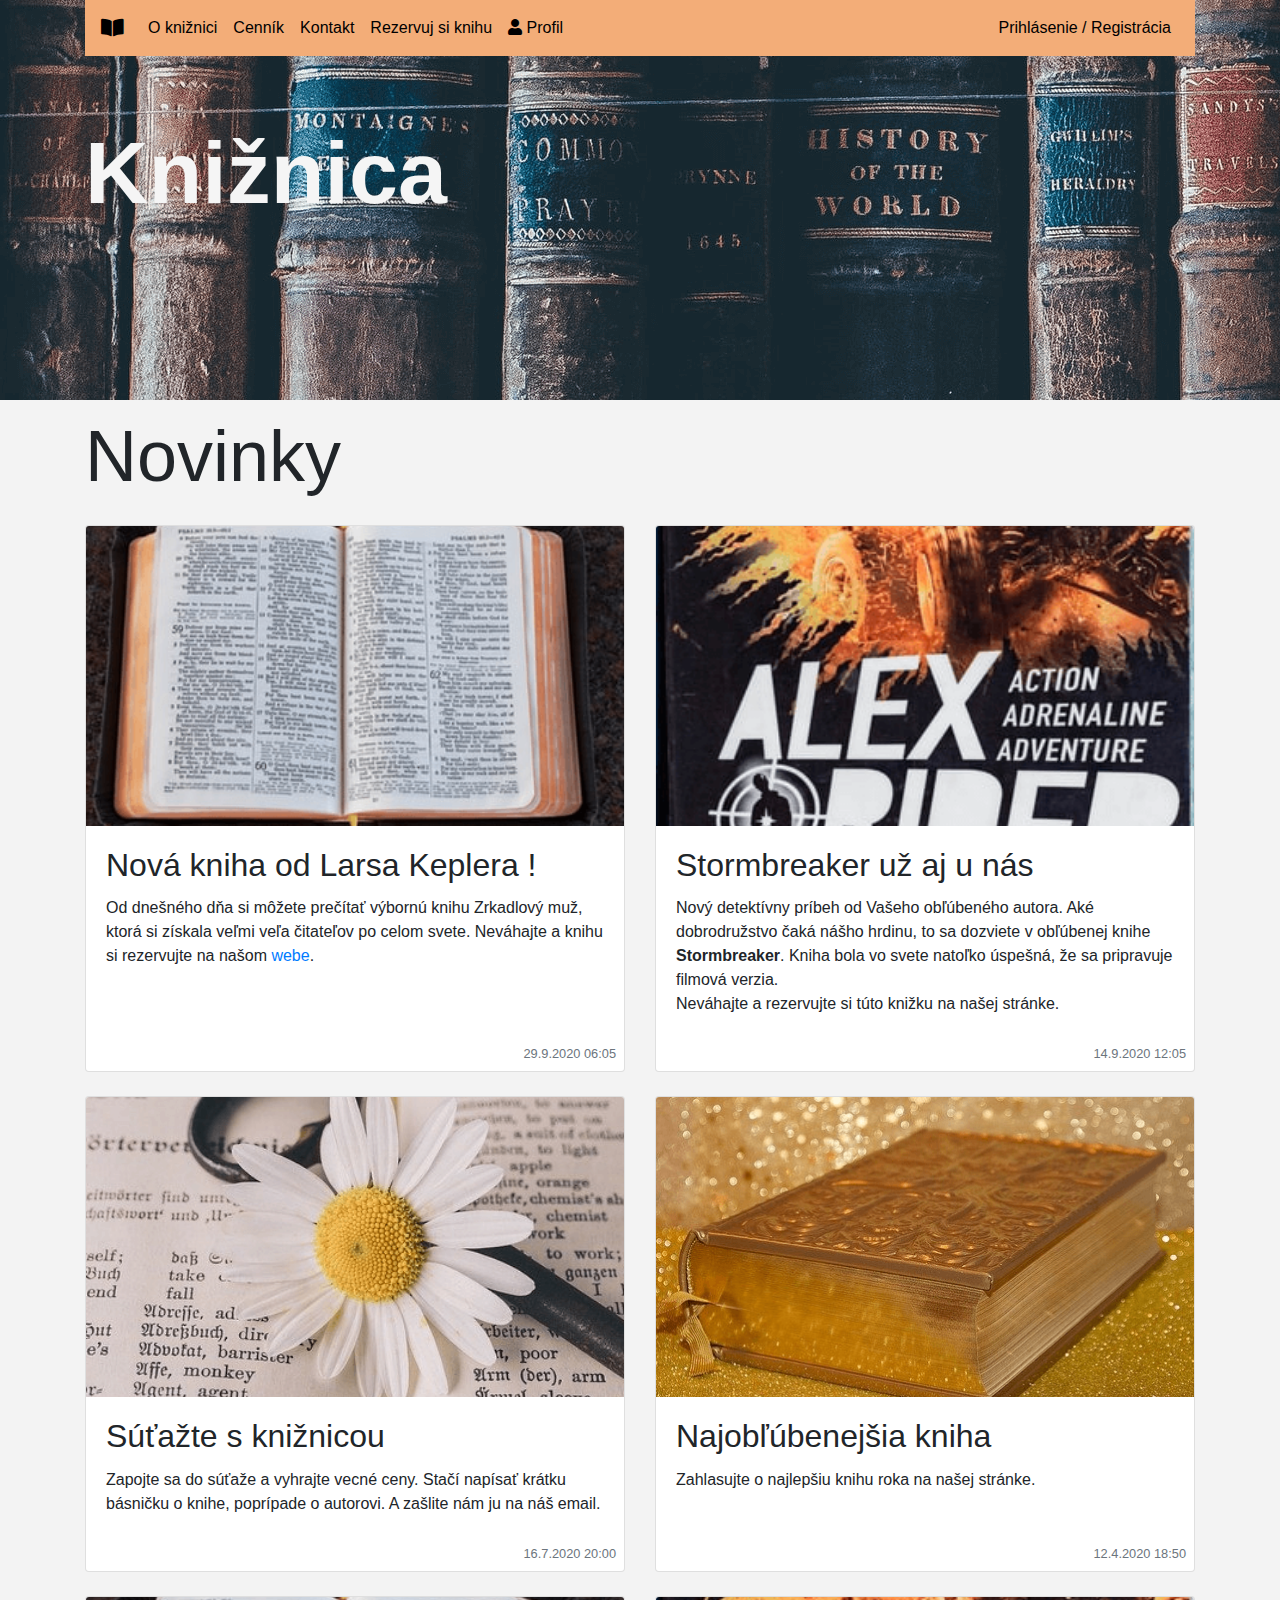
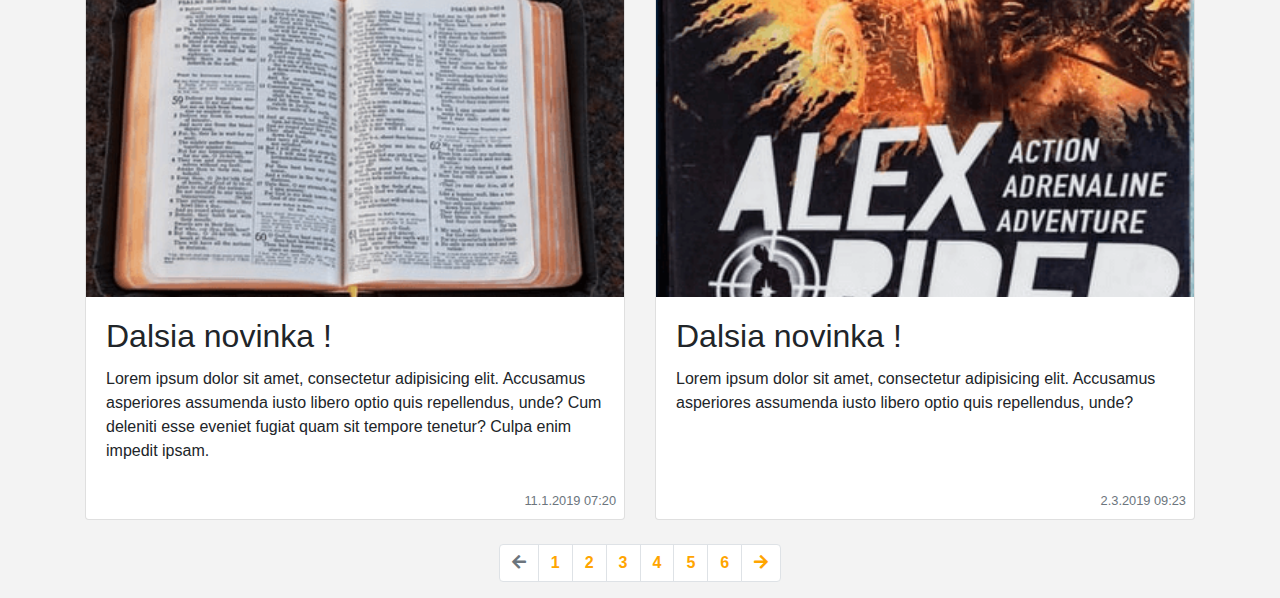
<file: index.html>
<!DOCTYPE html>
<html lang="sk">
<head>
    <meta charset="UTF-8">
    <meta name="viewport" content="width=device-width, initial-scale=1">
    <title>Knižnica</title>
    <link rel="stylesheet" href="bootstrap-4.5.3-dist/css/bootstrap.min.css">
    <link href="fontawesome-free-5.15.1-web/css/fontawesome.css" rel="stylesheet">
    <link href="fontawesome-free-5.15.1-web/css/brands.css" rel="stylesheet">
    <link href="fontawesome-free-5.15.1-web/css/solid.css" rel="stylesheet">
    <link rel="stylesheet" href="css/main_page.css">
</head>
<body>
<div id="banner">
    <div class="container">
        <nav class="navbar navbar-expand-md myNavbar">
            <a href="index.html" class="navbar-brand">
                <i class="fas fa-book-open"></i>
            </a>
            <button type="button" class="navbar-toggler" data-toggle="collapse" data-target="#navbarCollapse">
                <i class="fas fa-bars"></i>
            </button>

            <div class="collapse navbar-collapse" id="navbarCollapse">
                <div class="navbar-nav">
                    <a href="about_page.html" class="nav-item nav-link active">O knižnici</a>
                    <a href="price_page.html" class="nav-item nav-link">Cenník</a>
                    <a href="#" class="nav-item nav-link">Kontakt</a>
                    <a href="reserve_page.html" class="nav-item nav-link">Rezervuj si knihu</a>
                    <a href="profil_page.html" class="nav-item nav-link"> <i class="fas fa-user"></i> Profil </a>
                </div>
                <div class="navbar-nav ml-auto">
                    <a href="login_page.html" class="nav-item nav-link">Prihlásenie / Registrácia</a>
                </div>
            </div>
        </nav>
    </div>

    <div class="jumbotron jumbotron-fluid  bg-transparent">
        <div class="container">
            <h1 class="display-2 bannerText">Knižnica</h1>
        </div>
    </div>
</div>

<div class="container">
    <h1 class="display-3" id="novinky"> Novinky </h1>
</div>

<div class="container infoCards">
    <div class="row">
        <!-- Karta -->
        <div class="col-md-6 col-sm-12 col-xs-12 mb-4">
            <div class="card">
                <img src="img/news1.png" class="card-img-top" alt="Obrazok otvorenej knihy" >
                <div class="card-body">
                    <h2 class="card-title">Nová kniha od Larsa Keplera !</h2>
                    <p class="card-text">
                        Od dnešného dňa si môžete prečítať výbornú knihu Zrkadlový muž, ktorá si získala veľmi veľa čitateľov
                        po celom svete. Neváhajte a knihu si rezervujte na našom <a href="#">webe</a>.
                    </p>
                </div>
                <footer>
                    <small class="text-muted float-right m-2">
                        <time datetime="2020-09-29 06:05">29.9.2020 06:05</time>
                    </small>
                </footer>
            </div>
        </div>
        <!-- Karta -->
        <div class="col-md-6 col-sm-12 col-xs-12 mb-4">
            <div class="card">
                <img src="img/news2.png" class="card-img-top" alt="Stormbreaker obal knihy" >
                <div class="card-body">
                    <h2 class="card-title">Stormbreaker už aj u nás</h2>
                    <p class="card-text">
                        Nový detektívny príbeh od Vašeho obľúbeného autora. Aké dobrodružstvo čaká nášho hrdinu, to
                        sa dozviete v obľúbenej knihe <strong>Stormbreaker</strong>.
                        Kniha bola vo svete natoľko úspešná, že sa pripravuje filmová verzia. <br>
                        Neváhajte a rezervujte si túto knižku na našej stránke.
                    </p>
                </div>
                <footer>
                    <small class="text-muted float-right m-2">
                        <time datetime="2020-09-14 12:05">14.9.2020 12:05</time>
                    </small>
                </footer>
            </div>
        </div>
        <!-- Karta -->
        <div class="col-md-6 col-sm-12 col-xs-12 mb-4">
            <div class="card">
                <img src="img/news3.png" class="card-img-top" alt="kluc a kvet na knihe" >
                <div class="card-body">
                    <h2 class="card-title">Súťažte s knižnicou</h2>
                    <p class="card-text">
                        Zapojte sa do súťaže a vyhrajte vecné ceny. Stačí napísať krátku básničku o knihe,
                        poprípade o autorovi. A zašlite nám ju na náš email.
                    </p>
                </div>
                <footer>
                    <small class="text-muted float-right m-2">
                        <time datetime="2020-07-16 20:00">16.7.2020 20:00</time>
                    </small>
                </footer>
            </div>
        </div>
        <!-- Karta -->
        <div class="col-md-6 col-sm-12 col-xs-12 mb-4">
            <div class="card">
                <img src="img/news4.png" class="card-img-top" alt="zlata kniha" >
                <div class="card-body">
                    <h2 class="card-title">Najobľúbenejšia kniha </h2>
                    <p class="card-text">
                        Zahlasujte o najlepšiu knihu roka na našej stránke.
                    </p>
                </div>
                <footer>
                    <small class="text-muted float-right m-2">
                        <time datetime="2020-04-12 18:50">12.4.2020 18:50</time>
                    </small>
                </footer>
            </div>
        </div>
        <!-- Karta -->
        <div class="col-md-6 col-sm-12 col-xs-12 mb-4">
            <div class="card">
                <img src="img/news1.png" class="card-img-top" alt="A aj tento" >
                <div class="card-body">
                    <h2 class="card-title">Dalsia novinka !</h2>
                    <p class="card-text">
                       Lorem ipsum dolor sit amet, consectetur adipisicing elit. Accusamus asperiores assumenda iusto
                        libero optio quis repellendus, unde? Cum deleniti esse eveniet fugiat quam sit tempore tenetur?
                        Culpa enim impedit ipsam.
                    </p>
                </div>
                <footer>
                    <small class="text-muted float-right m-2">
                        <time datetime="2019-01-11 07:20">11.1.2019 07:20</time>
                    </small>
                </footer>
            </div>
        </div>
        <!-- Karta -->
        <div class="col-md-6 col-sm-12 col-xs-12 mb-4">
            <div class="card">
                <img src="img/news2.png" class="card-img-top" alt="Tento obrazok tu uz bol" >
                <div class="card-body">
                    <h2 class="card-title">Dalsia novinka !</h2>
                    <p class="card-text">
                        Lorem ipsum dolor sit amet, consectetur adipisicing elit. Accusamus asperiores assumenda iusto
                        libero optio quis repellendus, unde?
                    </p>
                </div>
                <footer>
                    <small class="text-muted float-right m-2">
                        <time datetime="2019-03-02 09:23">2.3.2019 09:23</time>
                    </small>
                </footer>
            </div>
        </div>
    </div>
</div>

<nav aria-label="Hladanie medzi novinkami">
    <ul class="pagination justify-content-center">
        <li class="page-item disabled">
            <a class="page-link" href="#" tabindex="-1">
                <i class="fas fa-arrow-left"></i>
            </a>
        </li>
        <li class="page-item"><a class="page-link" href="#">1</a></li>
        <li class="page-item"><a class="page-link" href="#">2</a></li>
        <li class="page-item"><a class="page-link" href="#">3</a></li>
        <li class="page-item"><a class="page-link" href="#">4</a></li>
        <li class="page-item"><a class="page-link" href="#">5</a></li>
        <li class="page-item"><a class="page-link" href="#">6</a></li>
        <li class="page-item">
            <a class="page-link" href="#">
                <i class="fas fa-arrow-right"></i>
            </a>
        </li>
    </ul>
</nav>

<script src="jquery/jquery-3.5.1.slim.min.js"></script>
<script src="https://cdnjs.cloudflare.com/ajax/libs/popper.js/1.12.9/umd/popper.min.js" integrity="sha384-ApNbgh9B+Y1QKtv3Rn7W3mgPxhU9K/ScQsAP7hUibX39j7fakFPskvXusvfa0b4Q" crossorigin="anonymous"></script>
<script src="bootstrap-4.5.3-dist/js/bootstrap.bundle.min.js"></script>
</body>
</html>
</file>
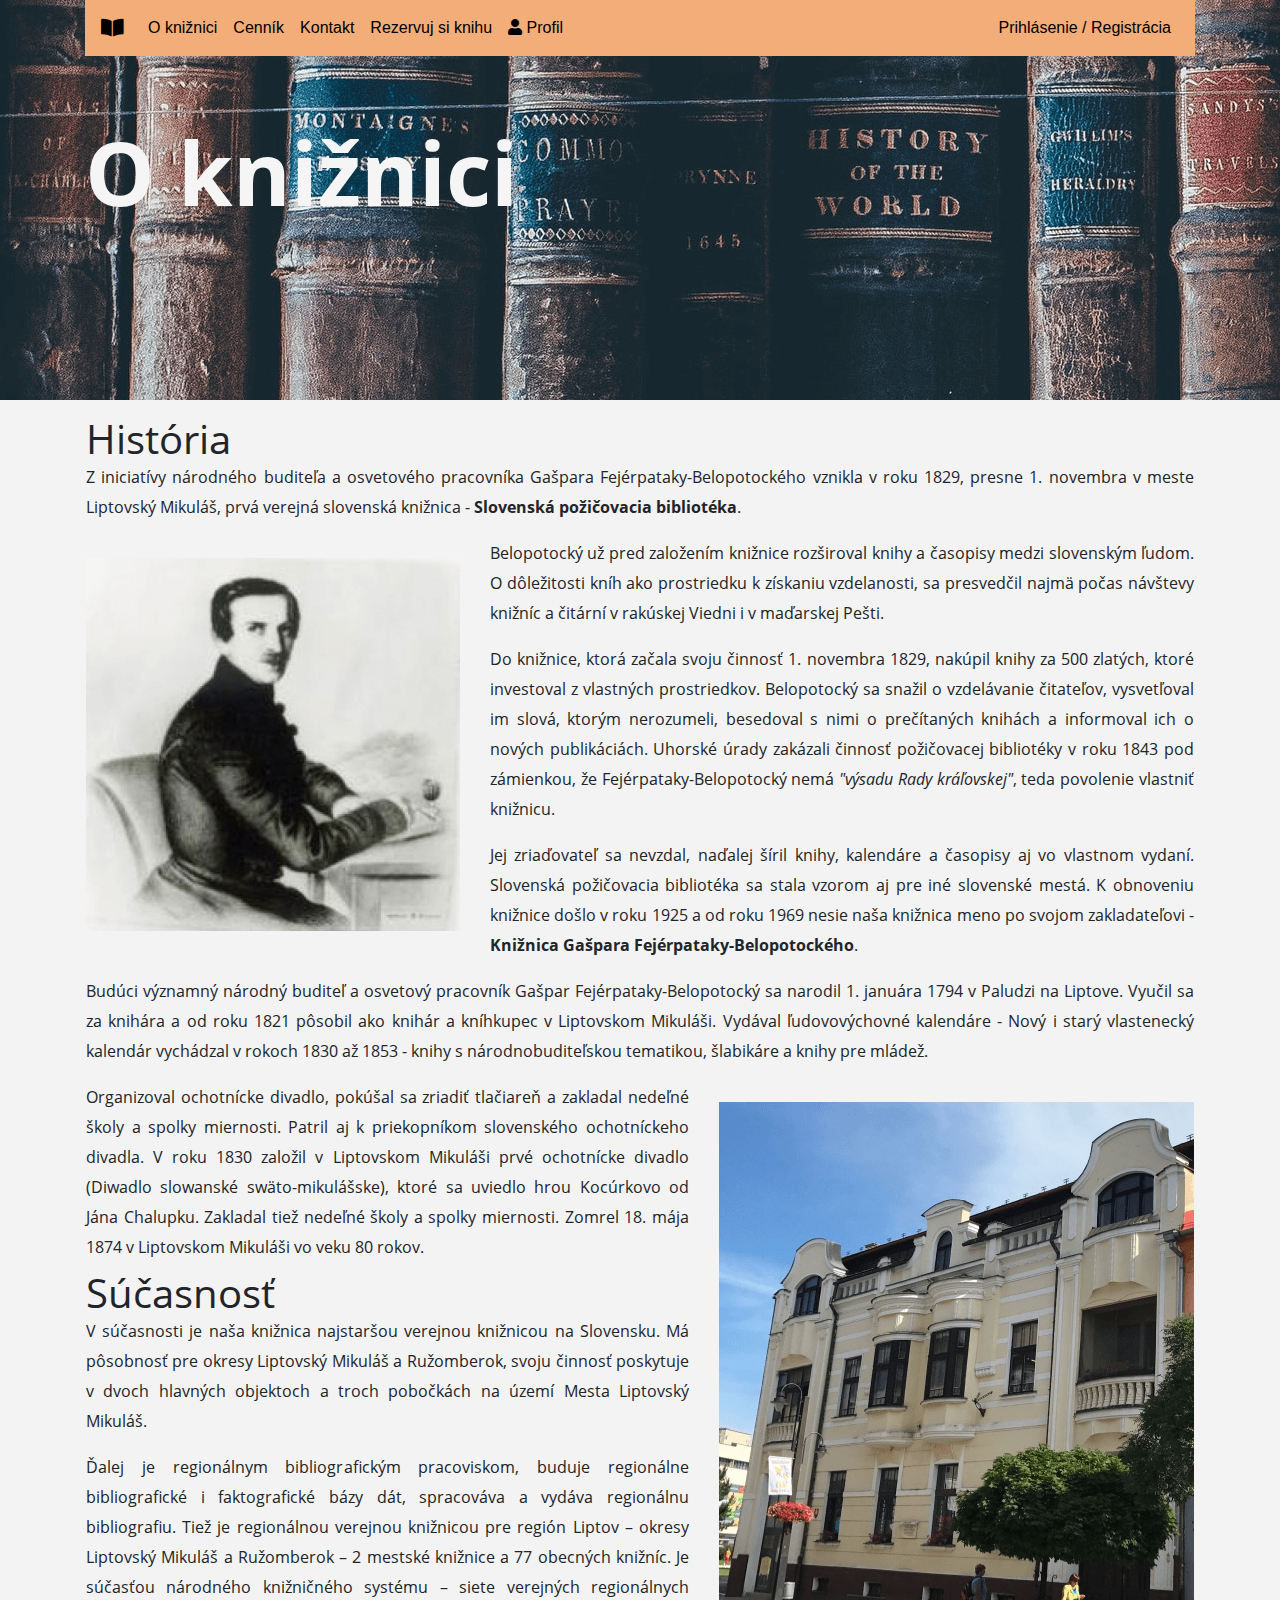
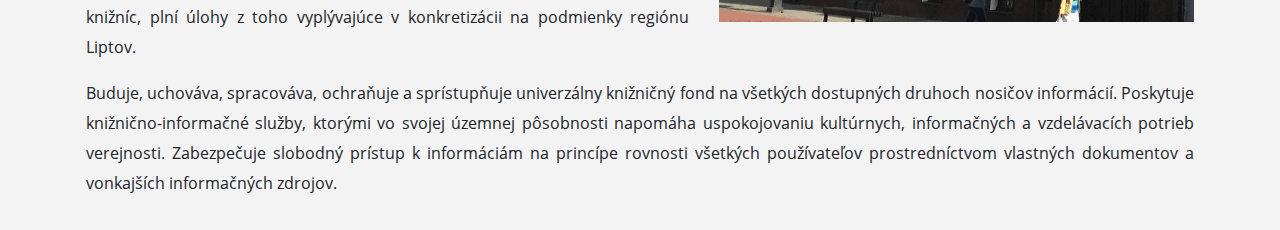
<file: about_page.html>
<!DOCTYPE html>
<html lang="sk">
<head>
    <meta charset="UTF-8">
    <meta name="viewport" content="width=device-width, initial-scale=1">
    <title>Knižnica</title>
    <link rel="stylesheet" href="bootstrap-4.5.3-dist/css/bootstrap.min.css">
    <link href="fontawesome-free-5.15.1-web/css/fontawesome.css" rel="stylesheet">
    <link href="fontawesome-free-5.15.1-web/css/brands.css" rel="stylesheet">
    <link href="fontawesome-free-5.15.1-web/css/solid.css" rel="stylesheet">
    <link rel="stylesheet" href="css/main_page.css">
    <link rel="stylesheet" href="css/about_page.css">
</head>
<body>
<div id="banner">
    <div class="container">
        <nav class="navbar navbar-expand-md myNavbar">
            <a href="index.html" class="navbar-brand">
                <i class="fas fa-book-open"></i>
            </a>
            <button type="button" class="navbar-toggler" data-toggle="collapse" data-target="#navbarCollapse">
                <i class="fas fa-bars"></i>
            </button>

            <div class="collapse navbar-collapse" id="navbarCollapse">
                <div class="navbar-nav">
                    <a href="#" class="nav-item nav-link active">O knižnici</a>
                    <a href="price_page.html" class="nav-item nav-link">Cenník</a>
                    <a href="#" class="nav-item nav-link">Kontakt</a>
                    <a href="reserve_page.html" class="nav-item nav-link">Rezervuj si knihu</a>
                    <a href="profil_page.html" class="nav-item nav-link"> <i class="fas fa-user"></i> Profil </a>
                </div>
                <div class="navbar-nav ml-auto">
                    <a href="login_page.html" class="nav-item nav-link">Prihlásenie / Registrácia</a>
                </div>
            </div>
        </nav>
    </div>

    <div class="jumbotron jumbotron-fluid  bg-transparent">
        <div class="container">
            <h1 class="display-2 bannerText">O knižnici</h1>
        </div>
    </div>
</div>

<div class="container p-3 mt-2">
    <h1>História</h1>
    <p>
        Z iniciatívy národného buditeľa a osvetového pracovníka Gašpara Fejérpataky-Belopotockého vznikla
        v roku 1829, presne 1. novembra v meste Liptovský Mikuláš,
        prvá verejná slovenská knižnica - <strong>Slovenská požičovacia bibliotéka</strong>.
    </p>
    <aside class="myPictureLeft">
        <img src="img/belopotocky.png" alt="belopotocky" class="img-fluid">
    </aside>
    <p>
        Belopotocký už pred založením knižnice rozširoval knihy a časopisy medzi slovenským ľudom. O dôležitosti kníh
        ako prostriedku k získaniu vzdelanosti, sa presvedčil najmä počas návštevy
        knižníc a čitární v rakúskej Viedni i v maďarskej Pešti.
    </p>
    <p>
        Do knižnice, ktorá začala svoju činnosť 1. novembra 1829, nakúpil knihy za 500 zlatých,
        ktoré investoval z vlastných prostriedkov. Belopotocký sa snažil o vzdelávanie čitateľov,
        vysvetľoval im slová, ktorým nerozumeli, besedoval s nimi o prečítaných knihách a informoval ich o nových publikáciách.
        Uhorské úrady zakázali činnosť požičovacej
        bibliotéky v roku 1843 pod zámienkou, že Fejérpataky-Belopotocký nemá <i>"výsadu Rady kráľovskej"</i>,
        teda povolenie vlastniť knižnicu.
    </p>
    <p>
        Jej zriaďovateľ sa nevzdal, naďalej šíril knihy, kalendáre a časopisy aj vo vlastnom vydaní.
        Slovenská požičovacia bibliotéka sa stala vzorom aj pre iné slovenské mestá. K obnoveniu knižnice
        došlo v roku 1925 a od roku 1969 nesie naša knižnica meno po svojom zakladateľovi - <b>Knižnica Gašpara
        Fejérpataky-Belopotockého</b>.
    </p>
    <p>
        Budúci významný národný buditeľ a osvetový pracovník Gašpar Fejérpataky-Belopotocký sa narodil
        1. januára 1794 v Paludzi na Liptove. Vyučil sa za knihára a od roku 1821 pôsobil ako knihár
        a kníhkupec v Liptovskom Mikuláši. Vydával ľudovovýchovné kalendáre - Nový i starý vlastenecký
        kalendár vychádzal v rokoch 1830 až 1853 - knihy s národnobuditeľskou tematikou, šlabikáre a knihy
        pre mládež.
    </p>
    <aside class="myPictureRight">
        <img src="img/libraryBuilding.png" alt="kniznica" class="img-fluid">
    </aside>
    <p>
        Organizoval ochotnícke divadlo, pokúšal sa zriadiť tlačiareň a zakladal nedeľné školy
        a spolky miernosti.
        Patril aj k priekopníkom slovenského ochotníckeho divadla. V roku 1830 založil v Liptovskom Mikuláši
        prvé ochotnícke divadlo (Diwadlo slowanské swäto-mikulášske), ktoré sa uviedlo hrou Kocúrkovo od Jána Chalupku.
        Zakladal tiež nedeľné školy a spolky miernosti. Zomrel 18. mája 1874 v Liptovskom Mikuláši vo veku 80 rokov.
    </p>

    <h1>Súčasnosť</h1>

    <p>
        V súčasnosti je naša knižnica najstaršou verejnou knižnicou na Slovensku.
        Má pôsobnosť pre okresy Liptovský Mikuláš a Ružomberok, svoju činnosť poskytuje v dvoch hlavných objektoch
        a troch pobočkách na území Mesta Liptovský Mikuláš.
    </p>

    <p>
        Ďalej je regionálnym bibliografickým pracoviskom, buduje regionálne bibliografické i faktografické bázy dát,
        spracováva a vydáva regionálnu bibliografiu. Tiež je regionálnou verejnou knižnicou pre región Liptov – okresy
        Liptovský Mikuláš a Ružomberok – 2 mestské knižnice a 77 obecných knižníc.
        Je súčasťou národného knižničného systému – siete verejných regionálnych knižníc, plní úlohy z toho vyplývajúce
        v konkretizácii na podmienky regiónu Liptov.
    </p>

    <p>
        Buduje, uchováva, spracováva, ochraňuje a sprístupňuje univerzálny knižničný fond na všetkých dostupných
        druhoch nosičov informácií.
        Poskytuje knižnično-informačné služby, ktorými vo svojej územnej pôsobnosti napomáha uspokojovaniu kultúrnych,
        informačných a vzdelávacích potrieb verejnosti.
        Zabezpečuje slobodný prístup k informáciám na princípe rovnosti všetkých používateľov prostredníctvom vlastných dokumentov
        a vonkajších informačných zdrojov.
    </p>

</div>

<!-- Text bol prevzaty z https://www.teraz.sk/magazin/fejerpataky-belopotocky-biblioteka/104081-clanok.html?combinedGlobalTab_webmagazin=1 -->
<!-- Sucasny stav bol prevzaty z http://www.zilinskazupa.sk/sk/samosprava/urad-zsk/odbor-kultury/kulturne-organizacie/kulturne-organizacie-posobnosti-zsk/liptovska-kniznica-gaspara-fejerpataky-belopotockeho-liptovskom-mikulasi.html -->



<script src="jquery/jquery-3.5.1.slim.min.js"></script>
<script src="https://cdnjs.cloudflare.com/ajax/libs/popper.js/1.12.9/umd/popper.min.js" integrity="sha384-ApNbgh9B+Y1QKtv3Rn7W3mgPxhU9K/ScQsAP7hUibX39j7fakFPskvXusvfa0b4Q" crossorigin="anonymous"></script>
<script src="bootstrap-4.5.3-dist/js/bootstrap.bundle.min.js"></script>
</body>
</html>
</file>
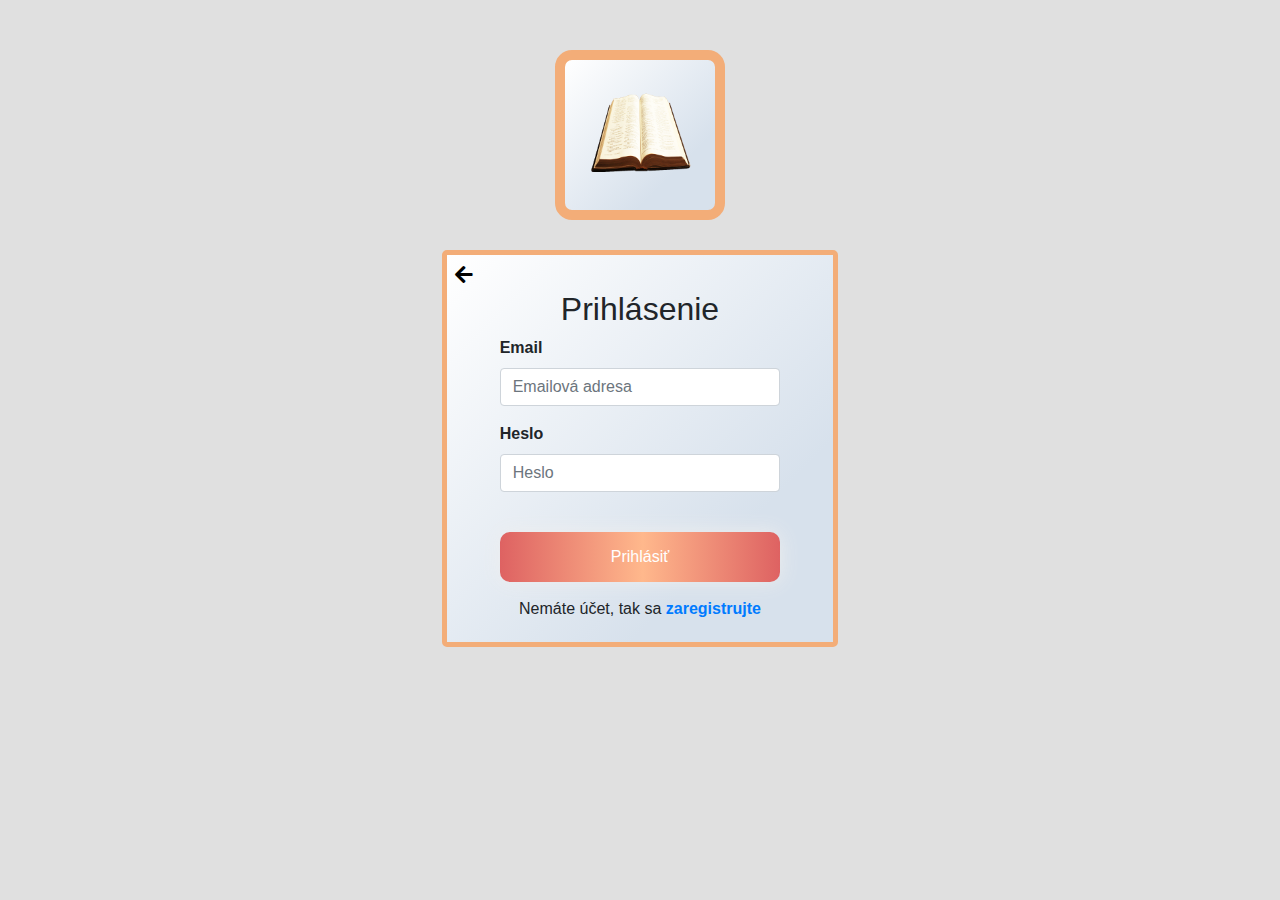
<file: login_page.html>
<!DOCTYPE html>
<html lang="sk">
<head>
    <meta charset="UTF-8">
    <meta name="viewport" content="width=device-width, initial-scale=1">
    <title>Prihlásenie</title>
    <link rel="stylesheet" href="bootstrap-4.5.3-dist/css/bootstrap.min.css">
    <!--    <script src="https://code.jquery.com/jquery-3.5.1.slim.min.js" integrity="sha384-DfXdz2htPH0lsSSs5nCTpuj/zy4C+OGpamoFVy38MVBnE+IbbVYUew+OrCXaRkfj" crossorigin="anonymous"></script>-->
    <link href="fontawesome-free-5.15.1-web/css/fontawesome.css" rel="stylesheet">
    <link href="fontawesome-free-5.15.1-web/css/brands.css" rel="stylesheet">
    <link href="fontawesome-free-5.15.1-web/css/solid.css" rel="stylesheet">
    <link rel="stylesheet" href="css/login_page.css">

</head>
<body>
    <div class="container-fluid">
        <div class="row justify-content-center">
            <div class="col-md-4 col-sm-8 col-12 offsetFromTop">
                <div class = "text-center">
                    <a href="index.html">
                        <img class="text-center bgColor bookImg" src="img/bookSmall.png" alt="Obrázok knihy">
                    </a>
                </div>
                <!-- Formular -->
                <div class="container bgColor" id="windowLogin">
                    <a href="index.html" class="backIcon">
                        <i class="fas fa-arrow-left"></i>
                    </a>

                    <h2 class="text-center" id="loginLabel">Prihlásenie</h2>

                    <form action="#" class="mt-0 ml-5 mr-5 mb-2">
                        <div class="form-group">
                            <label for="idEmail" class="font-weight-bold">Email</label>
                            <input type="email" class="form-control" id="idEmail" placeholder="Emailová adresa" name="email">
                        </div>
                        <div class="form-group">
                            <label for="idHeslo" class="font-weight-bold">Heslo</label>
                            <input type="password" class="form-control" id="idHeslo" placeholder="Heslo" name="password">
                        </div>
                        <div class="text-center">
                            <button type="submit" class="myButton">Prihlásiť</button>
                        </div>

                        <div id="underFormText">
                            <p>
                                Nemáte účet, tak sa <a href="register_page.html"> <strong>zaregistrujte</strong> </a>
                            </p>
                        </div>
                    </form>
                </div>
            </div>
        </div>
    </div>

    <script src="jquery/jquery-3.5.1.slim.min.js"></script>
    <script src="https://cdnjs.cloudflare.com/ajax/libs/popper.js/1.12.9/umd/popper.min.js" integrity="sha384-ApNbgh9B+Y1QKtv3Rn7W3mgPxhU9K/ScQsAP7hUibX39j7fakFPskvXusvfa0b4Q" crossorigin="anonymous"></script>
    <script src="bootstrap-4.5.3-dist/js/bootstrap.bundle.min.js"></script>
</body>
</html>
</file>
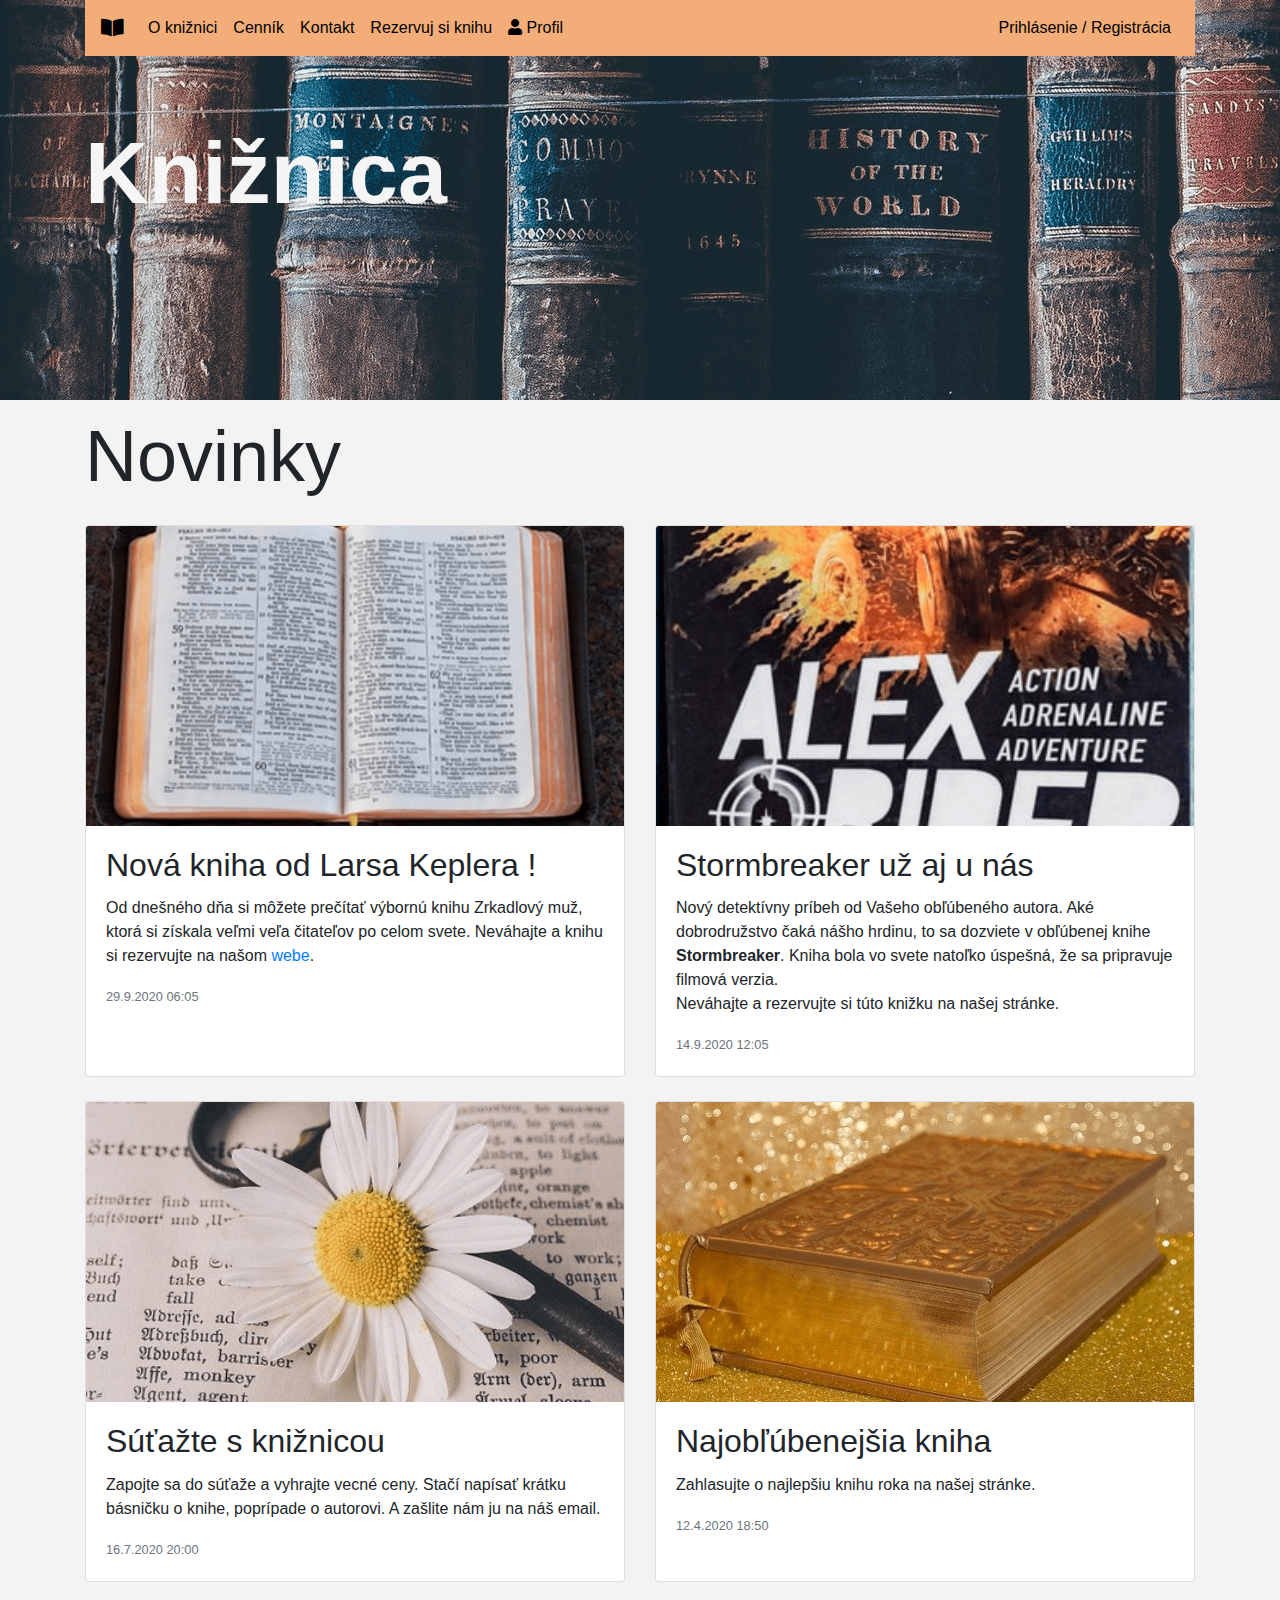
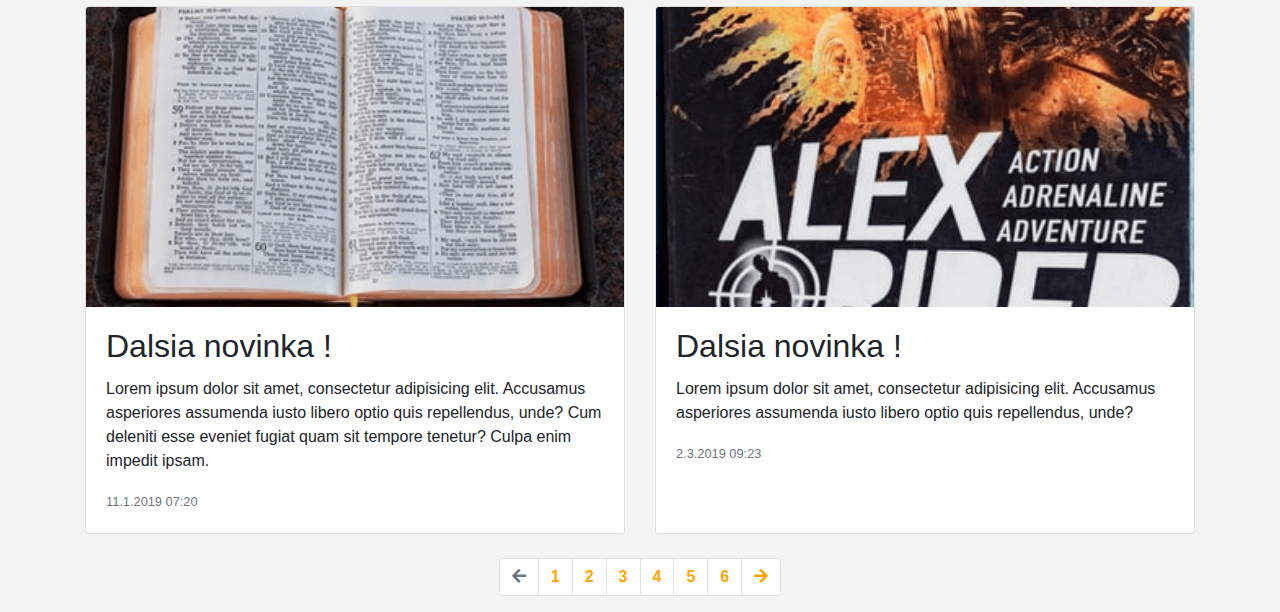
<file: main_page.html>
<!DOCTYPE html>
<html lang="sk">
<head>
    <meta charset="UTF-8">
    <meta name="viewport" content="width=device-width, initial-scale=1">
    <title>Knižnica</title>
    <link rel="stylesheet" href="bootstrap-4.5.3-dist/css/bootstrap.min.css">
    <link href="fontawesome-free-5.15.1-web/css/fontawesome.css" rel="stylesheet">
    <link href="fontawesome-free-5.15.1-web/css/brands.css" rel="stylesheet">
    <link href="fontawesome-free-5.15.1-web/css/solid.css" rel="stylesheet">
    <link rel="stylesheet" href="css/main_page.css">
</head>
<body>
<div id="banner">
    <div class="container">
        <nav class="navbar navbar-expand-md myNavbar">
            <a href="main_page.html" class="navbar-brand">
                <i class="fas fa-book-open"></i>
            </a>
            <button type="button" class="navbar-toggler" data-toggle="collapse" data-target="#navbarCollapse">
                <i class="fas fa-bars"></i>
            </button>

            <div class="collapse navbar-collapse" id="navbarCollapse">
                <div class="navbar-nav">
                    <a href="#" class="nav-item nav-link active">O knižnici</a>
                    <a href="#" class="nav-item nav-link">Cenník</a>
                    <a href="#" class="nav-item nav-link">Kontakt</a>
                    <a href="reserve_page.html" class="nav-item nav-link">Rezervuj si knihu</a>
                    <a href="profil_page.html" class="nav-item nav-link"> <i class="fas fa-user"></i> Profil </a>
                </div>
                <div class="navbar-nav ml-auto">
                    <a href="login_page.html" class="nav-item nav-link">Prihlásenie / Registrácia</a>
                </div>
            </div>
        </nav>
    </div>

    <div class="jumbotron jumbotron-fluid  bg-transparent">
        <div class="container">
            <h1 class="display-2 bannerText">Knižnica</h1>
        </div>
    </div>
</div>

<div class="container">
    <h1 class="display-3" id="novinky"> Novinky </h1>
</div>

<div class="container infoCards">
    <div class="row">
        <!-- Karta -->
        <div class="col-md-6 col-sm-12 col-xs-12 mb-4">
            <div class="card">
                <img src="img/news1.png" class="card-img-top" alt="Obrazok otvorenej knihy" >
                <div class="card-body">
                    <h2 class="card-title">Nová kniha od Larsa Keplera !</h2>
                    <p class="card-text">
                        Od dnešného dňa si môžete prečítať výbornú knihu Zrkadlový muž, ktorá si získala veľmi veľa čitateľov
                        po celom svete. Neváhajte a knihu si rezervujte na našom <a href="#">webe</a>.
                    </p>
                    <footer>
                        <small class="text-muted">
                            <time datetime="2020-09-29 06:05">29.9.2020 06:05</time>
                        </small>
                    </footer>
                </div>
            </div>
        </div>
        <!-- Karta -->
        <div class="col-md-6 col-sm-12 col-xs-12 mb-4">
            <div class="card">
                <img src="img/news2.png" class="card-img-top" alt="Stormbreaker obal knihy" >
                <div class="card-body">
                    <h2 class="card-title">Stormbreaker už aj u nás</h2>
                    <p class="card-text">
                        Nový detektívny príbeh od Vašeho obľúbeného autora. Aké dobrodružstvo čaká nášho hrdinu, to
                        sa dozviete v obľúbenej knihe <strong>Stormbreaker</strong>.
                        Kniha bola vo svete natoľko úspešná, že sa pripravuje filmová verzia. <br>
                        Neváhajte a rezervujte si túto knižku na našej stránke.
                    </p>
                    <footer>
                        <small class="text-muted">
                            <time datetime="2020-09-14 12:05">14.9.2020 12:05</time>
                        </small>
                    </footer>
                </div>
            </div>
        </div>
        <!-- Karta -->
        <div class="col-md-6 col-sm-12 col-xs-12 mb-4">
            <div class="card">
                <img src="img/news3.png" class="card-img-top" alt="kluc a kvet na knihe" >
                <div class="card-body">
                    <h2 class="card-title">Súťažte s knižnicou</h2>
                    <p class="card-text">
                        Zapojte sa do súťaže a vyhrajte vecné ceny. Stačí napísať krátku básničku o knihe,
                        poprípade o autorovi. A zašlite nám ju na náš email.
                    </p>
                    <footer>
                        <small class="text-muted">
                            <time datetime="2020-07-16 20:00">16.7.2020 20:00</time>
                        </small>
                    </footer>
                </div>
            </div>
        </div>
        <!-- Karta -->
        <div class="col-md-6 col-sm-12 col-xs-12 mb-4">
            <div class="card">
                <img src="img/news4.png" class="card-img-top" alt="zlata kniha" >
                <div class="card-body">
                    <h2 class="card-title">Najobľúbenejšia kniha </h2>
                    <p class="card-text">
                        Zahlasujte o najlepšiu knihu roka na našej stránke.
                    </p>
                    <footer>
                        <small class="text-muted">
                            <time datetime="2020-04-12 18:50">12.4.2020 18:50</time>
                        </small>
                    </footer>
                </div>
            </div>
        </div>
        <!-- Karta -->
        <div class="col-md-6 col-sm-12 col-xs-12 mb-4">
            <div class="card">
                <img src="img/news1.png" class="card-img-top" alt="A aj tento" >
                <div class="card-body">
                    <h2 class="card-title">Dalsia novinka !</h2>
                    <p class="card-text">
                       Lorem ipsum dolor sit amet, consectetur adipisicing elit. Accusamus asperiores assumenda iusto
                        libero optio quis repellendus, unde? Cum deleniti esse eveniet fugiat quam sit tempore tenetur?
                        Culpa enim impedit ipsam.
                    </p>
                    <footer>
                        <small class="text-muted">
                            <time datetime="2019-01-11 07:20">11.1.2019 07:20</time>
                        </small>
                    </footer>
                </div>
            </div>
        </div>
        <!-- Karta -->
        <div class="col-md-6 col-sm-12 col-xs-12 mb-4">
            <div class="card">
                <img src="img/news2.png" class="card-img-top" alt="Tento obrazok tu uz bol" >
                <div class="card-body">
                    <h2 class="card-title">Dalsia novinka !</h2>
                    <p class="card-text">
                        Lorem ipsum dolor sit amet, consectetur adipisicing elit. Accusamus asperiores assumenda iusto
                        libero optio quis repellendus, unde?
                    </p>
                    <footer>
                        <small class="text-muted">
                            <time datetime="2019-03-02 09:23">2.3.2019 09:23</time>
                        </small>
                    </footer>
                </div>
            </div>
        </div>
    </div>
</div>

<nav aria-label="Hladanie medzi novinkami">
    <ul class="pagination justify-content-center">
        <li class="page-item disabled">
            <a class="page-link" href="#" tabindex="-1">
                <i class="fas fa-arrow-left"></i>
            </a>
        </li>
        <li class="page-item"><a class="page-link" href="#">1</a></li>
        <li class="page-item"><a class="page-link" href="#">2</a></li>
        <li class="page-item"><a class="page-link" href="#">3</a></li>
        <li class="page-item"><a class="page-link" href="#">4</a></li>
        <li class="page-item"><a class="page-link" href="#">5</a></li>
        <li class="page-item"><a class="page-link" href="#">6</a></li>
        <li class="page-item">
            <a class="page-link" href="#">
                <i class="fas fa-arrow-right"></i>
            </a>
        </li>
    </ul>
</nav>

<script src="jquery/jquery-3.5.1.slim.min.js"></script>
<script src="https://cdnjs.cloudflare.com/ajax/libs/popper.js/1.12.9/umd/popper.min.js" integrity="sha384-ApNbgh9B+Y1QKtv3Rn7W3mgPxhU9K/ScQsAP7hUibX39j7fakFPskvXusvfa0b4Q" crossorigin="anonymous"></script>
<script src="bootstrap-4.5.3-dist/js/bootstrap.bundle.min.js"></script>
</body>
</html>
</file>
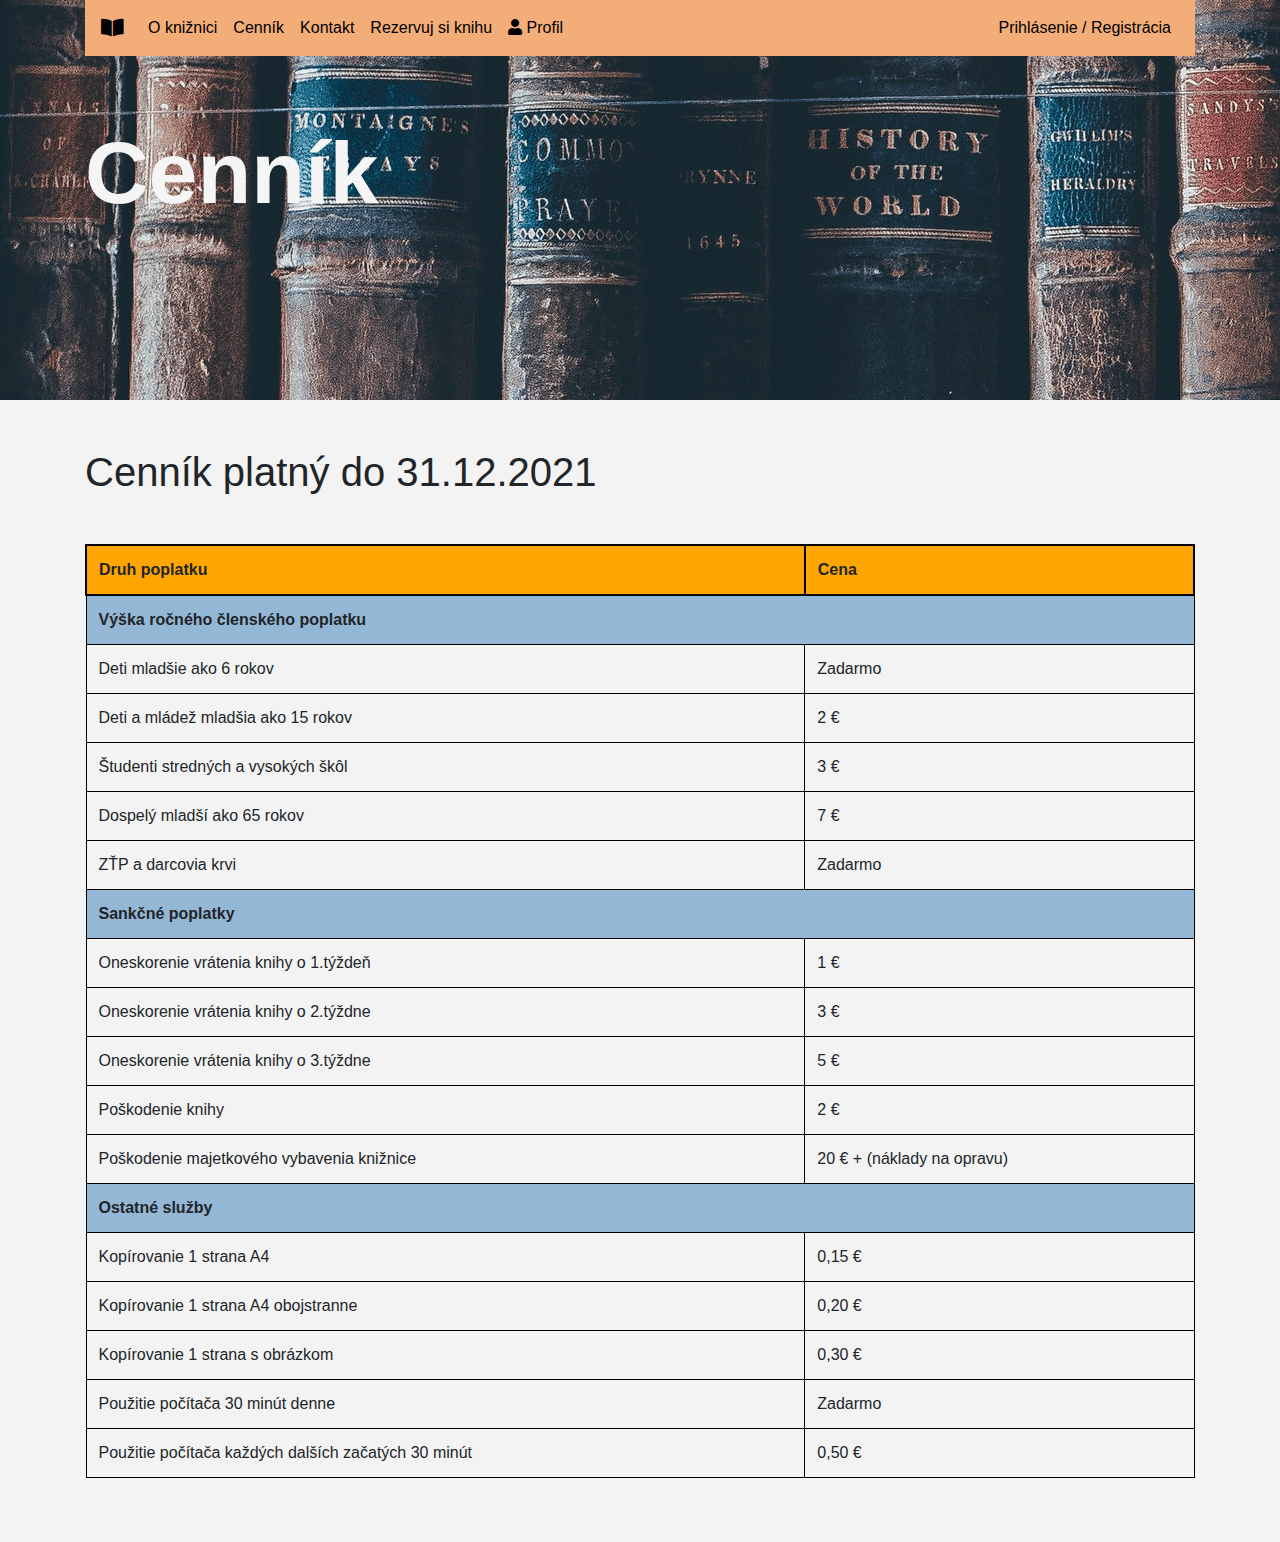
<file: price_page.html>
<!DOCTYPE html>
<html lang="sk">
<head>
    <meta charset="UTF-8">
    <meta name="viewport" content="width=device-width, initial-scale=1">
    <title>Knižnica</title>
    <link rel="stylesheet" href="bootstrap-4.5.3-dist/css/bootstrap.min.css">
    <link href="fontawesome-free-5.15.1-web/css/fontawesome.css" rel="stylesheet">
    <link href="fontawesome-free-5.15.1-web/css/brands.css" rel="stylesheet">
    <link href="fontawesome-free-5.15.1-web/css/solid.css" rel="stylesheet">
    <link rel="stylesheet" href="css/main_page.css">
    <link rel="stylesheet" href="css/price_page.css">
</head>
<body>
<div id="banner">
    <div class="container">
        <nav class="navbar navbar-expand-md myNavbar">
            <a href="index.html" class="navbar-brand">
                <i class="fas fa-book-open"></i>
            </a>
            <button type="button" class="navbar-toggler" data-toggle="collapse" data-target="#navbarCollapse">
                <i class="fas fa-bars"></i>
            </button>

            <div class="collapse navbar-collapse" id="navbarCollapse">
                <div class="navbar-nav">
                    <a href="about_page.html" class="nav-item nav-link active">O knižnici</a>
                    <a href="#" class="nav-item nav-link">Cenník</a>
                    <a href="#" class="nav-item nav-link">Kontakt</a>
                    <a href="reserve_page.html" class="nav-item nav-link">Rezervuj si knihu</a>
                    <a href="profil_page.html" class="nav-item nav-link"> <i class="fas fa-user"></i> Profil </a>
                </div>
                <div class="navbar-nav ml-auto">
                    <a href="login_page.html" class="nav-item nav-link">Prihlásenie / Registrácia</a>
                </div>
            </div>
        </nav>
    </div>

    <div class="jumbotron jumbotron-fluid  bg-transparent">
        <div class="container">
            <h1 class="display-2 bannerText">Cenník</h1>
        </div>
    </div>
</div>


<div class="container mt-5 mb-5">
    <h1>Cenník platný do <time datetime="2021-12-31">31.12.2021</time></h1>

    <div class="table-responsive mt-5">
        <table class="table table-bordered">

            <thead class="mainHeader">
            <tr>
                <th>Druh poplatku</th>
                <th>Cena</th>
            </tr>
            </thead>

            <tbody class="tabBody">
            <tr>
                <th colspan="2" class="categoryHeader">Výška ročného členského poplatku</th>
            </tr>

            <tr>
                <td>Deti mladšie ako 6 rokov</td>
                <td>Zadarmo</td>
            </tr>
            <tr>
                <td>Deti a mládež mladšia ako 15 rokov</td>
                <td>2 €</td>
            </tr>
            <tr>
                <td>Študenti stredných a vysokých škôl</td>
                <td>3 €</td>
            </tr>
            <tr>
                <td>Dospelý mladší ako 65 rokov</td>
                <td>7 €</td>
            </tr>
            <tr>
                <td>ZŤP a darcovia krvi</td>
                <td>Zadarmo</td>
            </tr>

            <tr>
                <th colspan="2" class="categoryHeader">Sankčné poplatky</th>
            </tr>
            <tr>
                <td>Oneskorenie vrátenia knihy o 1.týždeň</td>
                <td>1 €</td>
            </tr>
            <tr>
                <td>Oneskorenie vrátenia knihy o 2.týždne</td>
                <td>3 €</td>
            </tr>
            <tr>
                <td>Oneskorenie vrátenia knihy o 3.týždne</td>
                <td>5 €</td>
            </tr>
            <tr>
                <td>Poškodenie knihy</td>
                <td>2 €</td>
            </tr>
            <tr>
                <td>Poškodenie majetkového vybavenia knižnice</td>
                <td>20 € + (náklady na opravu)</td>
            </tr>

            <tr>
                <th colspan="2" class="categoryHeader">Ostatné služby</th>
            </tr>
            <tr>
                <td>Kopírovanie 1 strana A4</td>
                <td>0,15 €</td>
            </tr>
            <tr>
                <td>Kopírovanie 1 strana A4 obojstranne</td>
                <td>0,20 €</td>
            </tr>
            <tr>
                <td>Kopírovanie 1 strana s obrázkom</td>
                <td>0,30 €</td>
            </tr>
            <tr>
                <td>Použitie počítača 30 minút denne</td>
                <td>Zadarmo</td>
            </tr>
            <tr>
                <td>Použitie počítača každých dalších začatých 30 minút</td>
                <td>0,50 €</td>
            </tr>
            </tbody>
        </table>
    </div>
</div>

<script src="jquery/jquery-3.5.1.slim.min.js"></script>
<script src="https://cdnjs.cloudflare.com/ajax/libs/popper.js/1.12.9/umd/popper.min.js" integrity="sha384-ApNbgh9B+Y1QKtv3Rn7W3mgPxhU9K/ScQsAP7hUibX39j7fakFPskvXusvfa0b4Q" crossorigin="anonymous"></script>
<script src="bootstrap-4.5.3-dist/js/bootstrap.bundle.min.js"></script>
</body>
</html>
</file>
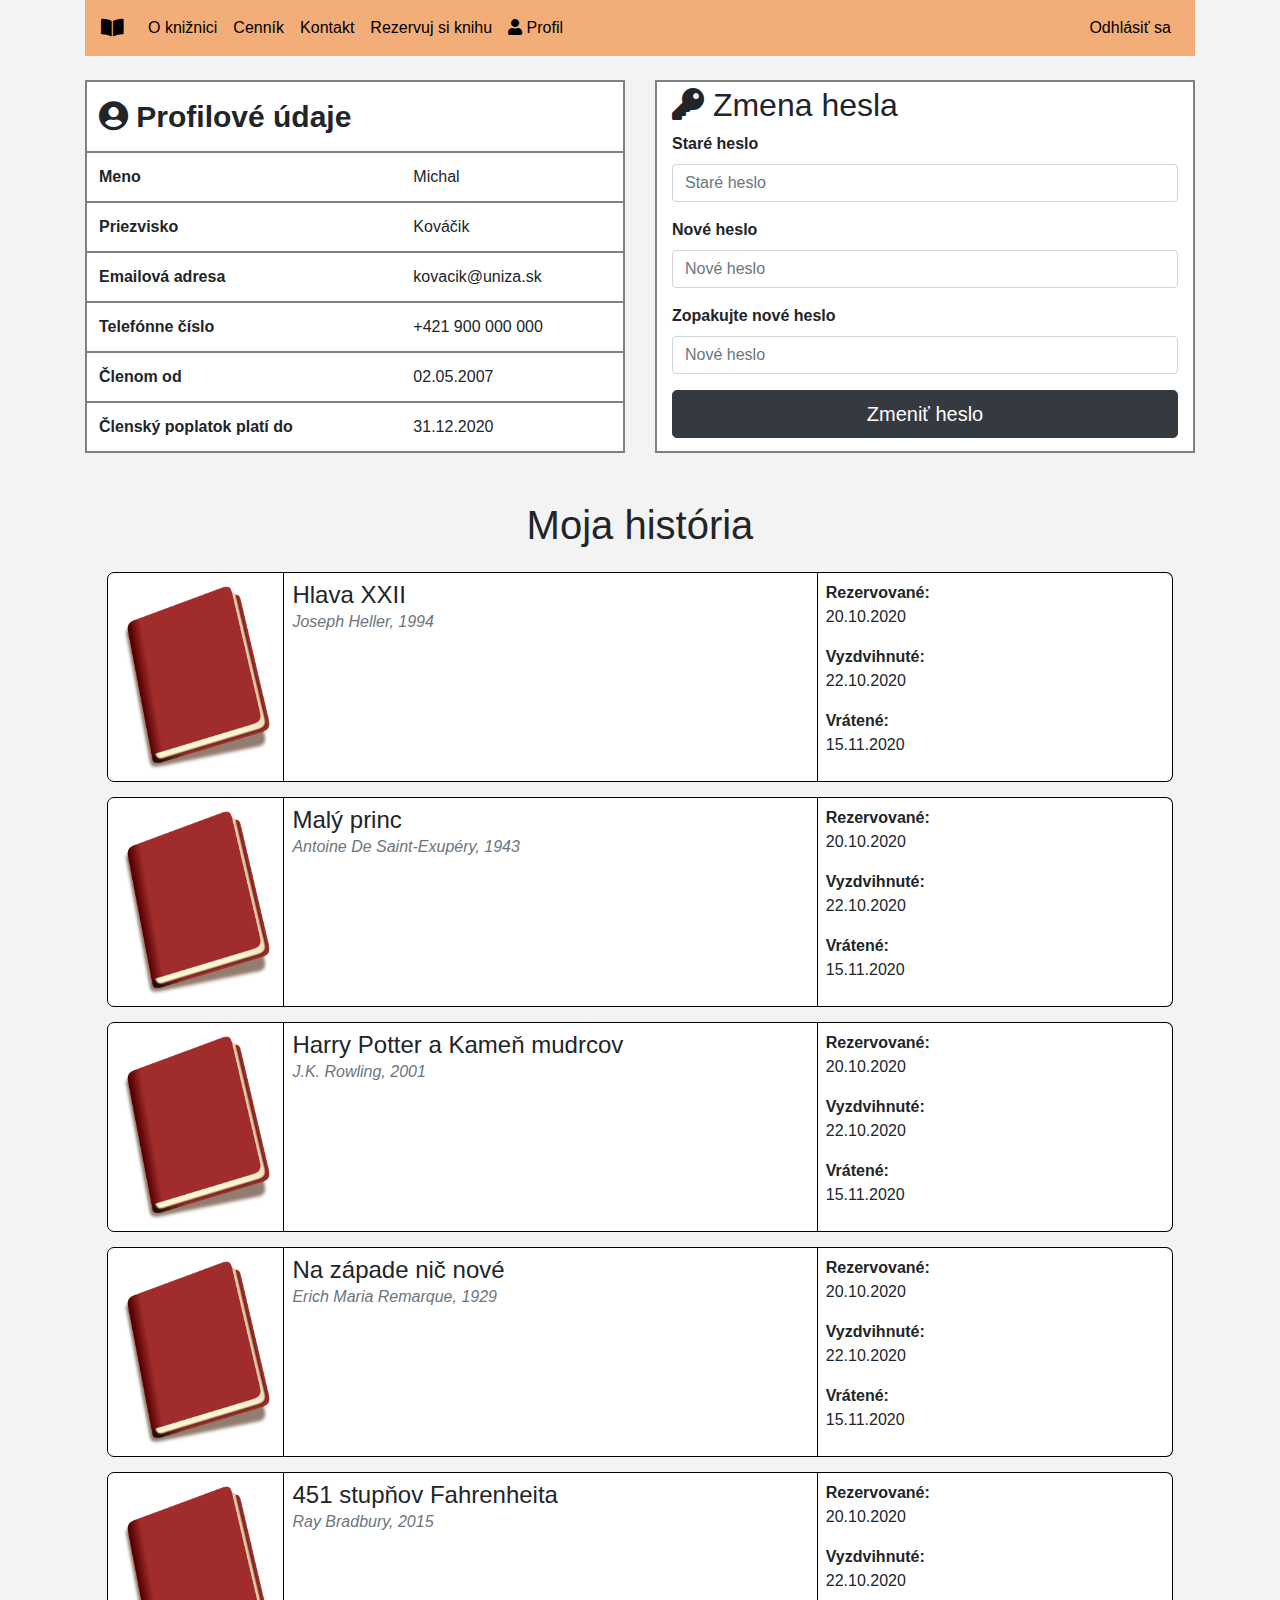
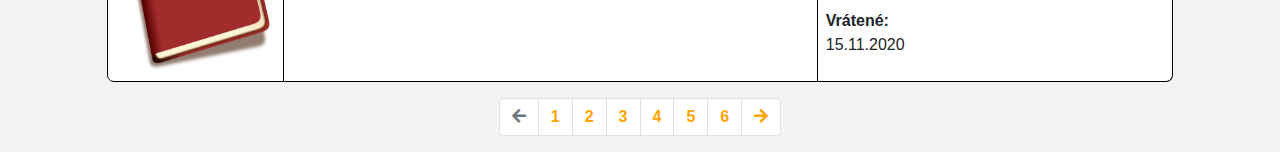
<file: profil_page.html>
<!DOCTYPE html>
<html lang="sk">
<head>
    <meta charset="UTF-8">
    <meta name="viewport" content="width=device-width, initial-scale=1">
    <title>Profil</title>
    <link rel="stylesheet" href="bootstrap-4.5.3-dist/css/bootstrap.min.css">
    <link href="fontawesome-free-5.15.1-web/css/fontawesome.css" rel="stylesheet">
    <link href="fontawesome-free-5.15.1-web/css/brands.css" rel="stylesheet">
    <link href="fontawesome-free-5.15.1-web/css/solid.css" rel="stylesheet">
    <link rel="stylesheet" href="css/main_page.css">
    <link rel="stylesheet" href="css/reserve_page.css">
    <link rel="stylesheet" href="css/profil_page.css">
</head>
<body>
    <div class="container">
        <nav class="navbar navbar-expand-md myNavbar">
            <a href="index.html" class="navbar-brand">
                <i class="fas fa-book-open"></i>
            </a>
            <button type="button" class="navbar-toggler" data-toggle="collapse" data-target="#navbarCollapse">
                <i class="fas fa-bars"></i>
            </button>

            <div class="collapse navbar-collapse" id="navbarCollapse">
                <div class="navbar-nav">
                    <a href="about_page.html" class="nav-item nav-link active">O knižnici</a>
                    <a href="price_page.html" class="nav-item nav-link">Cenník</a>
                    <a href="#" class="nav-item nav-link">Kontakt</a>
                    <a href="reserve_page.html" class="nav-item nav-link">Rezervuj si knihu</a>
                    <a href="profil_page.html" class="nav-item nav-link"> <i class="fas fa-user"></i> Profil </a>
                </div>
                <div class="navbar-nav ml-auto">
                    <a href="#" class="nav-item nav-link">Odhlásiť sa</a>
                </div>
            </div>
        </nav>
    </div>

    <div class="container">
        <div class="row justify-content-center">
            <div class="col-md-6 col-sm-12 col-xs-12 mt-4 infoPanel">
                <table class="table">
                    <thead>
                        <tr>
                            <th colspan="2">
                                <i class="fas fa-user-circle"></i> Profilové údaje
                            </th>
                        </tr>
                    </thead>
                    <tbody>
                        <tr>
                            <th>Meno</th>
                            <td>Michal</td>
                        </tr>
                        <tr>
                            <th>Priezvisko</th>
                            <td>Kováčik</td>
                        </tr>
                        <tr>
                            <th>Emailová adresa</th>
                            <td>kovacik@uniza.sk</td>
                        </tr>
                        <tr>
                            <th>Telefónne číslo</th>
                            <td>+421 900 000 000</td>
                        </tr>
                        <tr>
                            <th>Členom od</th>
                            <td>02.05.2007</td>
                        </tr>
                        <tr>
                            <th>Členský poplatok platí do</th>
                            <td>31.12.2020</td>
                        </tr>
                    </tbody>
                </table>
            </div>

            <div class="col-md-6 col-sm-12 col-xs-12 mt-4">
                    <div class="container d-flex flex-column" id="changePassword">
                        <h2 class="text-left pt-1" id="loginLabel"><i class="fas fa-key"></i> Zmena hesla</h2>
                        <form action="#" id="resetPass">
                            <div class="form-group">
                                <label for="idHeslo" class="font-weight-bold">Staré heslo</label>
                                <input type="password" class="form-control" id="idHeslo" placeholder="Staré heslo" name="oldPassword">
                            </div>
                            <div class="form-group">
                                <label for="idNoveHeslo" class="font-weight-bold">Nové heslo</label>
                                <input type="password" class="form-control" id="idNoveHeslo" placeholder="Nové heslo" name="newPassword">
                            </div>
                            <div class="form-group">
                                <label for="idNoveHeslo2" class="font-weight-bold">Zopakujte nové heslo</label>
                                <input type="password" class="form-control" id="idNoveHeslo2" placeholder="Nové heslo" name="newPassword2">
                            </div>
                        </form>
                        <button type="submit" form="resetPass" class="mt-auto btn btn-lg btn-block btn-dark">Zmeniť heslo</button>
                    </div>
                </div>
            </div>

        </div>

        <!-- History -->
        <div class="container mt-5 col-10 col-md-10">
            <div class="row justify-content-center">

                <div class="container">
                    <h1 class="text-center">Moja história</h1>
                </div>

                <!-- historia 1 -->
                <div class="jumbotron-fluid bookItem w-100">
                    <div class="container">
                        <div class="row">
                            <div class="col-xs-2 col-sm-2 col-md-2 paddingZero">
                                <img src="img/iconBook.png" class="img-thumbnail itemIcon w-100 h-100" alt="kniha">
                            </div>
                            <div class="col-xs-6 col-sm-6 col-md-6 paddingZero">
                                <div class="card middlePart">
                                    <div class="card-body myCard">
                                        <h4>Hlava XXII</h4>
                                        <h6 class="card-subtitle mb-2 text-muted autor">
                                            Joseph Heller, <time datetime="1994">1994</time>
                                        </h6>
                                    </div>
                                </div>
                            </div>
                            <div class="col-xs-4 col-sm-4 col-md-4 paddingZero">
                                <div class="card">
                                    <div class="card-body myCard">
                                        <p>
                                            <strong>Rezervované:</strong> <br>
                                            <time datetime="2020-10-20">20.10.2020</time>
                                        </p>
                                        <p>
                                            <strong>Vyzdvihnuté:</strong> <br>
                                            <time datetime="2020-10-22">22.10.2020</time>
                                        </p>
                                        <p>
                                            <strong>Vrátené:</strong> <br>
                                            <time datetime="2020-11-15">15.11.2020</time>
                                        </p>
                                    </div>
                                </div>
                            </div>
                        </div>
                    </div>
                </div>

                <!-- Historia 2 -->
                <div class="jumbotron-fluid bookItem w-100">
                    <div class="container">
                        <div class="row">
                            <div class="col-xs-2 col-sm-2 col-md-2 paddingZero">
                                <img src="img/iconBook.png" class="img-thumbnail itemIcon w-100 h-100" alt="kniha">
                            </div>
                            <div class="col-xs-6 col-sm-6 col-md-6 paddingZero">
                                <div class="card middlePart">
                                    <div class="card-body myCard">
                                        <h4>Malý princ</h4>
                                        <h6 class="card-subtitle mb-2 text-muted autor">
                                            Antoine De Saint-Exupéry, <time datetime="1943">1943</time>
                                        </h6>
                                    </div>
                                </div>
                            </div>
                            <div class="col-xs-4 col-sm-4 col-md-4 paddingZero">
                                <div class="card">
                                    <div class="card-body myCard">
                                        <p>
                                            <strong>Rezervované:</strong> <br>
                                            <time datetime="2020-10-20">20.10.2020</time>
                                        </p>
                                        <p>
                                            <strong>Vyzdvihnuté:</strong> <br>
                                            <time datetime="2020-10-22">22.10.2020</time>
                                        </p>
                                        <p>
                                            <strong>Vrátené:</strong> <br>
                                            <time datetime="2020-11-15">15.11.2020</time>
                                        </p>
                                    </div>
                                </div>
                            </div>
                        </div>
                    </div>
                </div>

                <!-- Historia 3 -->
                <div class="jumbotron-fluid bookItem w-100">
                    <div class="container">
                        <div class="row">
                            <div class="col-xs-2 col-sm-2 col-md-2 paddingZero">
                                <img src="img/iconBook.png" class="img-thumbnail itemIcon w-100 h-100" alt="kniha">
                            </div>
                            <div class="col-xs-6 col-sm-6 col-md-6 paddingZero">
                                <div class="card middlePart">
                                    <div class="card-body myCard">
                                        <h4>Harry Potter a Kameň mudrcov</h4>
                                        <h6 class="card-subtitle mb-2 text-muted autor">
                                            J.K. Rowling, <time datetime="1994">2001</time>
                                        </h6>
                                    </div>
                                </div>
                            </div>
                            <div class="col-xs-4 col-sm-4 col-md-4 paddingZero">
                                <div class="card">
                                    <div class="card-body myCard">
                                        <p>
                                            <strong>Rezervované:</strong> <br>
                                            <time datetime="2020-10-20">20.10.2020</time>
                                        </p>
                                        <p>
                                            <strong>Vyzdvihnuté:</strong> <br>
                                            <time datetime="2020-10-22">22.10.2020</time>
                                        </p>
                                        <p>
                                            <strong>Vrátené:</strong> <br>
                                            <time datetime="2020-11-15">15.11.2020</time>
                                        </p>
                                    </div>
                                </div>
                            </div>
                        </div>
                    </div>
                </div>

                <!-- Historia 4 -->
                <div class="jumbotron-fluid bookItem w-100">
                    <div class="container">
                        <div class="row">
                            <div class="col-xs-2 col-sm-2 col-md-2 paddingZero">
                                <img src="img/iconBook.png" class="img-thumbnail itemIcon w-100 h-100" alt="kniha">
                            </div>
                            <div class="col-xs-6 col-sm-6 col-md-6 paddingZero">
                                <div class="card middlePart">
                                    <div class="card-body myCard">
                                        <h4>Na západe nič nové</h4>
                                        <h6 class="card-subtitle mb-2 text-muted autor">
                                            Erich Maria Remarque, <time datetime="1929">1929</time>
                                        </h6>
                                    </div>
                                </div>
                            </div>
                            <div class="col-xs-4 col-sm-4 col-md-4 paddingZero">
                                <div class="card">
                                    <div class="card-body myCard">
                                        <p>
                                            <strong>Rezervované:</strong> <br>
                                            <time datetime="2020-10-20">20.10.2020</time>
                                        </p>
                                        <p>
                                            <strong>Vyzdvihnuté:</strong> <br>
                                            <time datetime="2020-10-22">22.10.2020</time>
                                        </p>
                                        <p>
                                            <strong>Vrátené:</strong> <br>
                                            <time datetime="2020-11-15">15.11.2020</time>
                                        </p>
                                    </div>
                                </div>
                            </div>
                        </div>
                    </div>
                </div>

                <!-- Historia 5 -->
                <div class="jumbotron-fluid bookItem w-100">
                    <div class="container">
                        <div class="row">
                            <div class="col-xs-2 col-sm-2 col-md-2 paddingZero">
                                <img src="img/iconBook.png" class="img-thumbnail itemIcon w-100 h-100" alt="kniha">
                            </div>
                            <div class="col-xs-6 col-sm-6 col-md-6 paddingZero">
                                <div class="card middlePart">
                                    <div class="card-body myCard">
                                        <h4>451 stupňov Fahrenheita</h4>
                                        <h6 class="card-subtitle mb-2 text-muted autor">
                                            Ray Bradbury, <time datetime="2015">2015</time>
                                        </h6>
                                    </div>
                                </div>
                            </div>
                            <div class="col-xs-4 col-sm-4 col-md-4 paddingZero">
                                <div class="card">
                                    <div class="card-body myCard">
                                        <p>
                                            <strong>Rezervované:</strong> <br>
                                            <time datetime="2020-10-20">20.10.2020</time>
                                        </p>
                                        <p>
                                            <strong>Vyzdvihnuté:</strong> <br>
                                            <time datetime="2020-10-22">22.10.2020</time>
                                        </p>
                                        <p>
                                            <strong>Vrátené:</strong> <br>
                                            <time datetime="2020-11-15">15.11.2020</time>
                                        </p>
                                    </div>
                                </div>
                            </div>
                        </div>
                    </div>
                </div>

                <nav aria-label="Hladanie v historii">
                    <ul class="pagination justify-content-center mt-3">
                        <li class="page-item disabled">
                            <a class="page-link" href="#" tabindex="-1">
                                <i class="fas fa-arrow-left"></i>
                            </a>
                        </li>
                        <li class="page-item"><a class="page-link" href="#">1</a></li>
                        <li class="page-item"><a class="page-link" href="#">2</a></li>
                        <li class="page-item"><a class="page-link" href="#">3</a></li>
                        <li class="page-item"><a class="page-link" href="#">4</a></li>
                        <li class="page-item"><a class="page-link" href="#">5</a></li>
                        <li class="page-item"><a class="page-link" href="#">6</a></li>
                        <li class="page-item">
                            <a class="page-link" href="#">
                                <i class="fas fa-arrow-right"></i>
                            </a>
                        </li>
                    </ul>
                </nav>

            </div>
        </div>

<script src="jquery/jquery-3.5.1.slim.min.js"></script>
<script src="https://cdnjs.cloudflare.com/ajax/libs/popper.js/1.12.9/umd/popper.min.js" integrity="sha384-ApNbgh9B+Y1QKtv3Rn7W3mgPxhU9K/ScQsAP7hUibX39j7fakFPskvXusvfa0b4Q" crossorigin="anonymous"></script>
<script src="bootstrap-4.5.3-dist/js/bootstrap.bundle.min.js"></script>
</body>
</html>
</file>
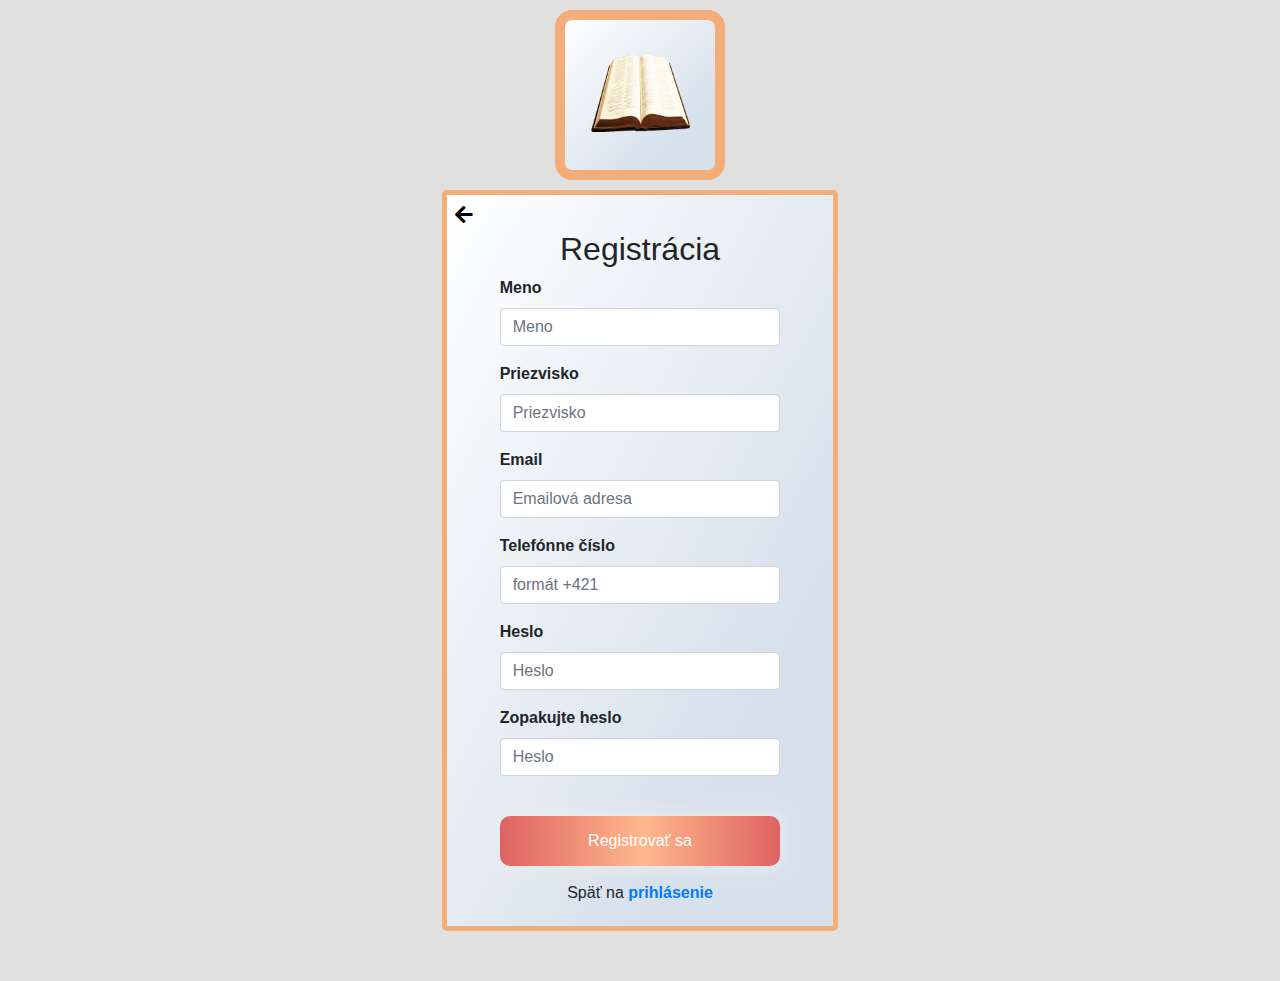
<file: register_page.html>
<!DOCTYPE html>
<html lang="sk">
<head>
    <meta charset="UTF-8">
    <meta name="viewport" content="width=device-width, initial-scale=1">
    <title>Registrácia</title>
    <link rel="stylesheet" href="bootstrap-4.5.3-dist/css/bootstrap.min.css">
    <!--    <script src="https://code.jquery.com/jquery-3.5.1.slim.min.js" integrity="sha384-DfXdz2htPH0lsSSs5nCTpuj/zy4C+OGpamoFVy38MVBnE+IbbVYUew+OrCXaRkfj" crossorigin="anonymous"></script>-->
    <link href="fontawesome-free-5.15.1-web/css/fontawesome.css" rel="stylesheet">
    <link href="fontawesome-free-5.15.1-web/css/brands.css" rel="stylesheet">
    <link href="fontawesome-free-5.15.1-web/css/solid.css" rel="stylesheet">
    <link rel="stylesheet" href="css/login_page.css">
    <link rel="stylesheet" href="css/register_page.css">
</head>
<body>
    <div class="container-fluid">
        <div class="row justify-content-center">
            <div class="col-md-4 col-sm-8 col-12 offsetFromTop">
                <div class = "text-center">
                    <a href="index.html">
                        <img class="text-center bgColor bookImg" src="img/bookSmall.png" alt="Obrázok knihy">
                    </a>
                </div>
                <!-- Formular -->
                <div class="container bgColor" id="windowRegister">
                    <a href="login_page.html" class="backIcon">
                        <i class="fas fa-arrow-left"></i>
                    </a>

                    <h2 class="text-center" id="loginLabel">Registrácia</h2>
                    <form action="#" class="mt-0 ml-5 mr-5 mb-2">
                        <div class="form-group">
                            <label for="idMeno" class="font-weight-bold">Meno</label>
                            <input type="text" class="form-control" id="idMeno" placeholder="Meno" name="name">
                        </div>
                        <div class="form-group">
                            <label for="idPriezvisko" class="font-weight-bold">Priezvisko</label>
                            <input type="text" class="form-control" id="idPriezvisko" placeholder="Priezvisko" name="surname">
                        </div>
                        <div class="form-group">
                            <label for="idEmail" class="font-weight-bold">Email</label>
                            <input type="email" class="form-control" id="idEmail" placeholder="Emailová adresa" name="email">
                        </div>
                        <div class="form-group">
                            <label for="idCislo" class="font-weight-bold">Telefónne číslo</label>
                            <input type="tel" class="form-control" id="idCislo" placeholder="formát +421" name="phone">
                        </div>
                        <div class="form-group">
                            <label for="idHeslo" class="font-weight-bold">Heslo</label>
                            <input type="password" class="form-control" id="idHeslo" placeholder="Heslo" name="password">
                        </div>
                        <div class="form-group">
                            <label for="idHeslo2" class="font-weight-bold">Zopakujte heslo</label>
                            <input type="password" class="form-control" id="idHeslo2" placeholder="Heslo" name="password2">
                        </div>
                        <div class="text-center">
                            <button type="submit" class="myButton">Registrovať sa</button>
                        </div>

                        <div id="underFormText">
                            <p>
                                Späť na <a href="login_page.html"> <strong>prihlásenie</strong> </a>
                            </p>
                        </div>
                    </form>
                </div>
            </div>
        </div>
    </div>

    <script src="jquery/jquery-3.5.1.slim.min.js"></script>
    <script src="https://cdnjs.cloudflare.com/ajax/libs/popper.js/1.12.9/umd/popper.min.js" integrity="sha384-ApNbgh9B+Y1QKtv3Rn7W3mgPxhU9K/ScQsAP7hUibX39j7fakFPskvXusvfa0b4Q" crossorigin="anonymous"></script>
    <script src="bootstrap-4.5.3-dist/js/bootstrap.bundle.min.js"></script>
</body>
</html>
</file>
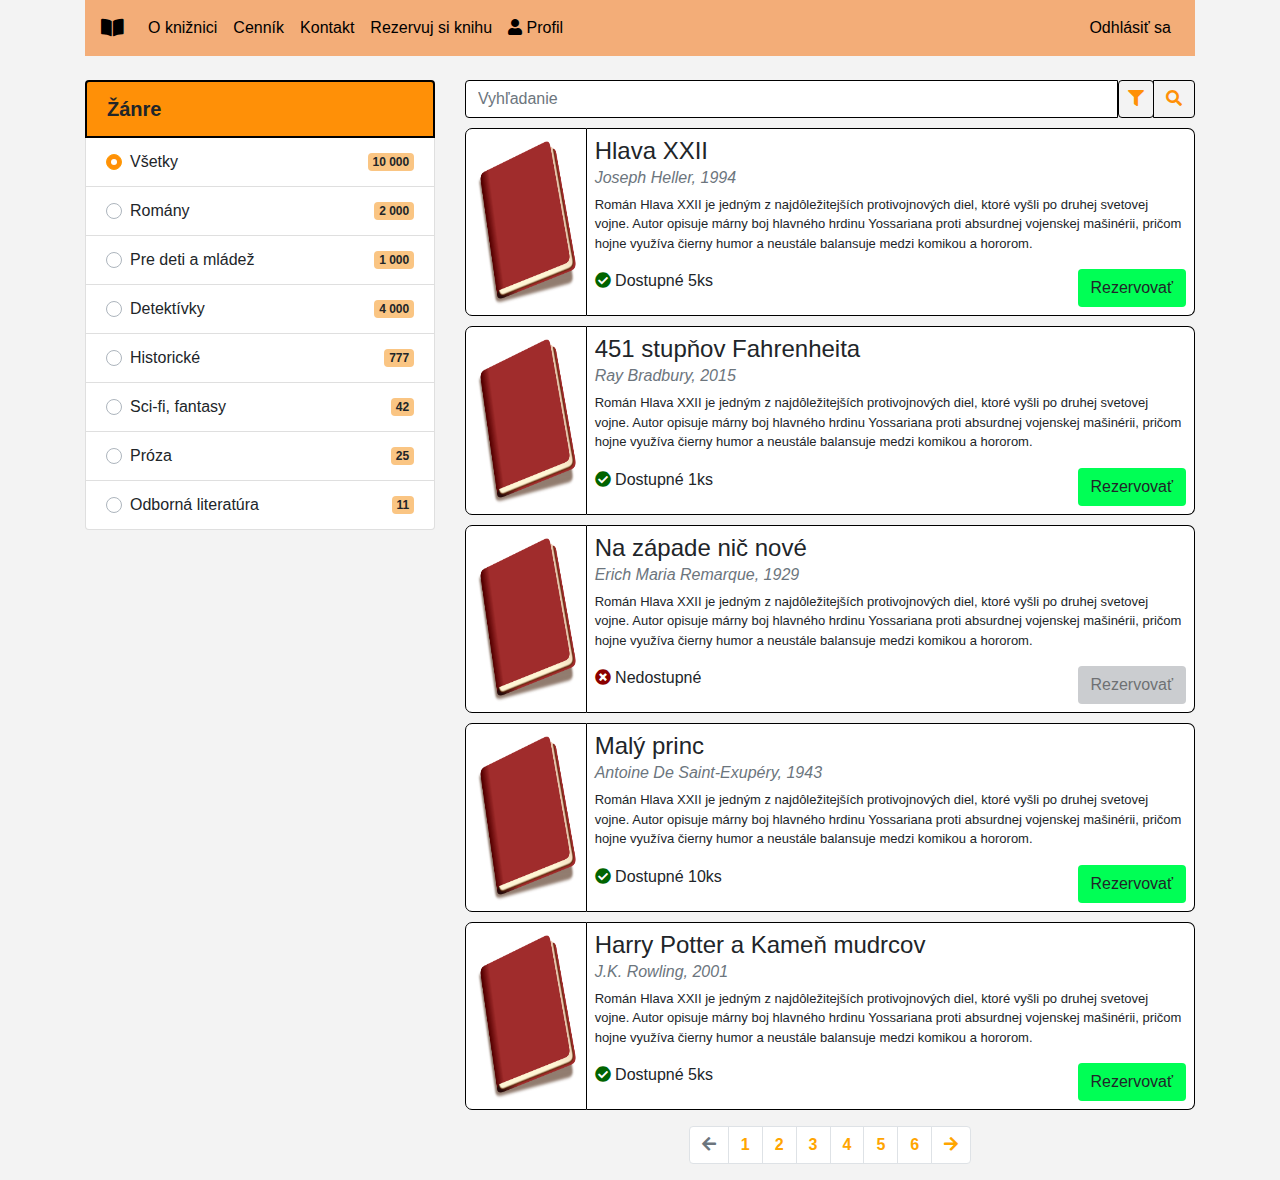
<file: reserve_page.html>
<!DOCTYPE html>
<html lang="sk">
<head>
    <meta charset="UTF-8">
    <meta name="viewport" content="width=device-width, initial-scale=1">
    <title>Rezervácia</title>
    <link rel="stylesheet" href="bootstrap-4.5.3-dist/css/bootstrap.min.css">
    <link href="fontawesome-free-5.15.1-web/css/fontawesome.css" rel="stylesheet">
    <link href="fontawesome-free-5.15.1-web/css/brands.css" rel="stylesheet">
    <link href="fontawesome-free-5.15.1-web/css/solid.css" rel="stylesheet">
    <link rel="stylesheet" href="css/main_page.css">
    <link rel="stylesheet" href="css/reserve_page.css">
</head>
<body>

    <div class="container">
        <nav class="navbar navbar-expand-md myNavbar">
            <a href="index.html" class="navbar-brand">
                <i class="fas fa-book-open"></i>
            </a>
            <button type="button" class="navbar-toggler" data-toggle="collapse" data-target="#navbarCollapse">
                <i class="fas fa-bars"></i>
            </button>

            <div class="collapse navbar-collapse" id="navbarCollapse">
                <div class="navbar-nav">
                    <a href="about_page.html" class="nav-item nav-link active">O knižnici</a>
                    <a href="price_page.html" class="nav-item nav-link">Cenník</a>
                    <a href="#" class="nav-item nav-link">Kontakt</a>
                    <a href="reserve_page.html" class="nav-item nav-link">Rezervuj si knihu</a>
                    <a href="profil_page.html" class="nav-item nav-link"> <i class="fas fa-user"></i> Profil </a>
                </div>
                <div class="navbar-nav ml-auto">
                    <a href="#" class="nav-item nav-link">Odhlásiť sa</a>
                </div>
            </div>
        </nav>
    </div>

    <div class="container">
        <div class="row">
            <div class="col-md-4 col-sm-12 mt-4">

                <ul class="list-group">
                    <li class="list-group-item d-flex justify-content-between align-items-center categoryTitle">
                        <strong>Žánre</strong>
                    </li>
                    <li class="list-group-item d-flex justify-content-between align-items-center">
                        <div class="custom-control custom-radio">
                            <input type="radio" class="custom-control-input" id="radioVsetky" name="category" checked>
                            <label class="custom-control-label" for="radioVsetky">Všetky</label>
                        </div>
                        <span class="badge orangeBadge">10 000</span>
                    </li>
                    <li class="list-group-item d-flex justify-content-between align-items-center">
                        <div class="custom-control custom-radio">
                            <input type="radio" class="custom-control-input" id="radioRomany" name="category">
                            <label class="custom-control-label" for="radioRomany">Romány</label>
                        </div>
                        <span class="badge orangeBadge">2 000</span>
                    </li>
                    <li class="list-group-item d-flex justify-content-between align-items-center">
                        <div class="custom-control custom-radio">
                            <input type="radio" class="custom-control-input" id="radioMladez" name="category">
                            <label class="custom-control-label" for="radioMladez">Pre deti a mládež</label>
                        </div>
                        <span class="badge orangeBadge">1 000</span>
                    </li>
                    <li class="list-group-item d-flex justify-content-between align-items-center">
                        <div class="custom-control custom-radio">
                            <input type="radio" class="custom-control-input" id="radioDetektivky" name="category">
                            <label class="custom-control-label" for="radioDetektivky">Detektívky</label>
                        </div>
                        <span class="badge orangeBadge">4 000</span>
                    </li>
                    <li class="list-group-item d-flex justify-content-between align-items-center">
                        <div class="custom-control custom-radio">
                            <input type="radio" class="custom-control-input" id="radioHistoricke" name="category">
                            <label class="custom-control-label" for="radioHistoricke">Historické</label>
                        </div>
                        <span class="badge orangeBadge">777</span>
                    </li>
                    <li class="list-group-item d-flex justify-content-between align-items-center">
                        <div class="custom-control custom-radio">
                            <input type="radio" class="custom-control-input" id="radioFantasy" name="category">
                            <label class="custom-control-label" for="radioFantasy">Sci-fi, fantasy</label>
                        </div>
                        <span class="badge orangeBadge">42</span>
                    </li>
                    <li class="list-group-item d-flex justify-content-between align-items-center">
                        <div class="custom-control custom-radio">
                            <input type="radio" class="custom-control-input" id="radioProza" name="category">
                            <label class="custom-control-label" for="radioProza">Próza</label>
                        </div>
                        <span class="badge orangeBadge">25</span>
                    </li>
                    <li class="list-group-item d-flex justify-content-between align-items-center">
                        <div class="custom-control custom-radio">
                            <input type="radio" class="custom-control-input" id="radioOdborna" name="category">
                            <label class="custom-control-label" for="radioOdborna">Odborná literatúra</label>
                        </div>
                        <span class="badge orangeBadge">11</span>
                    </li>
                </ul>

            </div>

            <!-- prava strana -->
            <div class="col-md-8 col-sm-12 mt-4">
                <div class="input-group">
                    <input type="text" class="form-control outlineButton" placeholder="Vyhľadanie" aria-label="Vyhľadanie" aria-describedby="searchButton">
                    <button type="button" class="btn orangeFont outlineButton dropdown-toggle-split" data-toggle="dropdown"
                            aria-haspopup="true" aria-expanded="false">
                        <i class="fas fa-filter"></i>
                    </button>
                    <div class="dropdown-menu">
                        <a class="dropdown-item dropDownItem" href="#">Názov knihy</a>
                        <a class="dropdown-item dropDownItem" href="#">Autor</a>
                        <a class="dropdown-item dropDownItem" href="#">Rok vydania</a>
                    </div>
                    <div class="input-group-append">
                        <button class="btn orangeFont outlineButton" type="button" id="searchButton"><i class="fas fa-search"></i></button>
                    </div>
                </div>
                <!-- Koniec search baru -->

                <!-- 1. polozka -->
                <div class="jumbotron-fluid bookItem">
                    <div class="container">
                        <div class="row">
                            <div class="col-xs-2 col-sm-2 col-md-2 paddingZero">
                                <img src="img/iconBook.png" class="img-thumbnail itemIcon w-100 h-100" alt="kniha">
                            </div>
                            <div class="col-xs-10 col-sm-10 col-md-10 paddingZero">
                                <div class="card">
                                    <div class="card-body myCard">
                                        <h4>Hlava XXII</h4>
                                        <h6 class="card-subtitle mb-2 text-muted autor">
                                            Joseph Heller, <time datetime="1994">1994</time>
                                        </h6>
                                        <p class="shortInfo">
                                            Román Hlava XXII je jedným z najdôležitejších protivojnových diel, ktoré vyšli po druhej svetovej vojne.
                                            Autor opisuje márny boj hlavného hrdinu Yossariana proti absurdnej vojenskej mašinérii,
                                            pričom hojne využíva čierny humor a neustále balansuje medzi komikou a hororom.
                                        </p>
                                        <span>
                                            <i class="fas fa-check-circle dostupneIcon"></i> Dostupné 5ks
                                            <a href="#" class="btn buttonAvailable float-right">Rezervovať</a>
                                        </span>
                                    </div>
                                </div>
                            </div>
                        </div>
                    </div>
                </div>

                <!-- 2. polozka -->
                <div class="jumbotron-fluid bookItem">
                    <div class="container">
                        <div class="row">
                            <div class="col-xs-2 col-sm-2 col-md-2 paddingZero">
                                <img src="img/iconBook.png" class="img-thumbnail itemIcon w-100 h-100" alt="kniha">
                            </div>
                            <div class="col-xs-10 col-sm-10 col-md-10 paddingZero">
                                <div class="card">
                                    <div class="card-body myCard">
                                        <h4>
                                            451 stupňov Fahrenheita
                                        </h4>
                                        <h6 class="card-subtitle mb-2 text-muted autor">
                                            Ray Bradbury, <time datetime="2015">2015</time>
                                        </h6>
                                        <p class="shortInfo">
                                            Román Hlava XXII je jedným z najdôležitejších protivojnových diel, ktoré vyšli po druhej svetovej vojne.
                                            Autor opisuje márny boj hlavného hrdinu Yossariana proti absurdnej vojenskej mašinérii,
                                            pričom hojne využíva čierny humor a neustále balansuje medzi komikou a hororom.
                                        </p>
                                        <span>
                                            <i class="fas fa-check-circle dostupneIcon"></i> Dostupné 1ks
                                            <a href="#" class="btn buttonAvailable float-right">Rezervovať</a>
                                        </span>
                                    </div>
                                </div>
                            </div>
                        </div>
                    </div>
                </div>

                <!-- 3. polozka -->
                <div class="jumbotron-fluid bookItem">
                    <div class="container">
                        <div class="row">
                            <div class="col-xs-2 col-sm-2 col-md-2 paddingZero">
                                <img src="img/iconBook.png" class="img-thumbnail itemIcon w-100 h-100" alt="kniha">
                            </div>
                            <div class="col-xs-10 col-sm-10 col-md-10 paddingZero">
                                <div class="card">
                                    <div class="card-body myCard">
                                        <h4>Na západe nič nové</h4>
                                        <h6 class="card-subtitle mb-2 text-muted autor">
                                            Erich Maria Remarque, <time datetime="1929">1929</time>
                                        </h6>
                                        <p class="shortInfo">
                                            Román Hlava XXII je jedným z najdôležitejších protivojnových diel, ktoré vyšli po druhej svetovej vojne.
                                            Autor opisuje márny boj hlavného hrdinu Yossariana proti absurdnej vojenskej mašinérii,
                                            pričom hojne využíva čierny humor a neustále balansuje medzi komikou a hororom.
                                        </p>
                                        <span>
                                            <i class="fas fa-times-circle nedostupneIcon"></i> Nedostupné
                                            <a href="#" class="btn buttonUnavailable float-right disabled" >Rezervovať</a>
                                        </span>
                                    </div>
                                </div>
                            </div>
                        </div>
                    </div>
                </div>

                <!-- 4. polozka -->
                <div class="jumbotron-fluid bookItem">
                    <div class="container">
                        <div class="row">
                            <div class="col-xs-2 col-sm-2 col-md-2 paddingZero">
                                <img src="img/iconBook.png" class="img-thumbnail itemIcon w-100 h-100" alt="kniha">
                            </div>
                            <div class="col-xs-10 col-sm-10 col-md-10 paddingZero">
                                <div class="card">
                                    <div class="card-body myCard">
                                        <h4>Malý princ</h4>
                                        <h6 class="card-subtitle mb-2 text-muted autor">
                                            Antoine De Saint-Exupéry, <time datetime="1943">1943</time>
                                        </h6>
                                        <p class="shortInfo">
                                            Román Hlava XXII je jedným z najdôležitejších protivojnových diel, ktoré vyšli po druhej svetovej vojne.
                                            Autor opisuje márny boj hlavného hrdinu Yossariana proti absurdnej vojenskej mašinérii,
                                            pričom hojne využíva čierny humor a neustále balansuje medzi komikou a hororom.
                                        </p>
                                        <span>
                                            <i class="fas fa-check-circle dostupneIcon"></i> Dostupné 10ks
                                            <a href="#" class="btn buttonAvailable float-right">Rezervovať</a>
                                        </span>
                                    </div>
                                </div>
                            </div>
                        </div>
                    </div>
                </div>

                <!-- 5. polozka -->
                <div class="jumbotron-fluid bookItem">
                    <div class="container">
                        <div class="row">
                            <div class="col-xs-2 col-sm-2 col-md-2 paddingZero">
                                <img src="img/iconBook.png" class="img-thumbnail itemIcon w-100 h-100" alt="kniha">
                            </div>
                            <div class="col-xs-10 col-sm-10 col-md-10 paddingZero">
                                <div class="card">
                                    <div class="card-body myCard">
                                        <h4>Harry Potter a Kameň mudrcov</h4>
                                        <h6 class="card-subtitle mb-2 text-muted autor">
                                            J.K. Rowling, <time datetime="2001">2001</time>
                                        </h6>
                                        <p class="shortInfo">
                                            Román Hlava XXII je jedným z najdôležitejších protivojnových diel, ktoré vyšli po druhej svetovej vojne.
                                            Autor opisuje márny boj hlavného hrdinu Yossariana proti absurdnej vojenskej mašinérii,
                                            pričom hojne využíva čierny humor a neustále balansuje medzi komikou a hororom.
                                        </p>
                                        <span>
                                            <i class="fas fa-check-circle dostupneIcon"></i> Dostupné 5ks
                                            <a href="#" class="btn buttonAvailable float-right">Rezervovať</a>
                                        </span>
                                    </div>
                                </div>
                            </div>
                        </div>
                    </div>
                </div>

                <nav aria-label="Hladanie medzi knihami">
                    <ul class="pagination justify-content-center mt-3">
                        <li class="page-item disabled">
                            <a class="page-link" href="#" tabindex="-1">
                                <i class="fas fa-arrow-left"></i>
                            </a>
                        </li>
                        <li class="page-item"><a class="page-link" href="#">1</a></li>
                        <li class="page-item"><a class="page-link" href="#">2</a></li>
                        <li class="page-item"><a class="page-link" href="#">3</a></li>
                        <li class="page-item"><a class="page-link" href="#">4</a></li>
                        <li class="page-item"><a class="page-link" href="#">5</a></li>
                        <li class="page-item"><a class="page-link" href="#">6</a></li>
                        <li class="page-item">
                            <a class="page-link" href="#">
                                <i class="fas fa-arrow-right"></i>
                            </a>
                        </li>
                    </ul>
                </nav>
            </div>
        </div>
    </div>

<script src="jquery/jquery-3.5.1.slim.min.js"></script>
<script src="https://cdnjs.cloudflare.com/ajax/libs/popper.js/1.12.9/umd/popper.min.js" integrity="sha384-ApNbgh9B+Y1QKtv3Rn7W3mgPxhU9K/ScQsAP7hUibX39j7fakFPskvXusvfa0b4Q" crossorigin="anonymous"></script>
<script src="bootstrap-4.5.3-dist/js/bootstrap.bundle.min.js"></script>
</body>
</html>
</file>
<file: css/main_page.css>
body {
    margin: 0;
    padding: 0;
    background-color: #f3f3f3;
}

#banner {
    background-image: url("../img/banner.png");
    min-height: 400px;
    width: 100%;
    background-repeat: no-repeat;
}

.myNavbar {
    background-color: #f3ad78;
}

.myNavbar .navbar-brand,
.myNavbar  .navbar-toggler,
.myNavbar .nav-item {
    color: black;
}

.myNavbar .nav-item:hover {
    color: #d65800;
}

.myNavbar .navbar-brand:hover {
    color: #d65800;
}

.bannerText {
    color: whitesmoke;
    font-weight: bold;
}

.infoCards {
    margin-top: 2vw;
}

.card {
    height: 100%;
}

.page-link {
    color: orange;
    font-weight: bold;
}

.card-img-top {
    width: 100%;
    height: 300px;
    object-fit: cover;
}

#novinky {
    margin-top: 1vw;
}

@media (min-width: 576px) {
    .card-columns {
        column-count: 2;
    }
}

@media screen and (max-width: 480px) {
    .bannerText {
        font-size: 4rem;
    }
}
</file>
<file: css/about_page.css>
.myPictureLeft {
    margin: 20px 30px 20px 0;
    float: left;
}

.myPictureRight {
    margin: 20px 0 20px 30px;
    float: right;
}

h1, p {
    font-family: OpenSans, Tahoma, sans-serif;
    text-align: justify;
    line-height: 30px;
}

@media (max-width: 576px) {
    .myPictureLeft {
        margin: 20px 20px 20px 20px;
    }

    .myPictureRight {
        margin: 20px 20px 20px 20px;
    }
}

@font-face {
    font-family: "OpenSans";
    src: url("../fonts/OpenSans-Regular.ttf") format('truetype');
    font-weight: 400;
    font-style: normal;
}

@font-face {
    font-family: "OpenSans";
    src: url('../fonts/OpenSans-Italic.ttf') format('truetype');
    font-weight: 400;
    font-style: italic;
}

@font-face {
    font-family: "OpenSans";
    src: url('../fonts/OpenSans-Bold.ttf') format('truetype');
    font-weight: 700;
    font-style: normal;
}
</file>
<file: css/login_page.css>
body {
    margin: 0;
    padding: 0;
    background-color: #e0e0e0;
}

.myButton {
    color: #fff;
    border: none;
    margin-top: 40px;
    min-height: 50px;
    display: block;
    width: 100%;
    border-radius: 10px;
    text-align: center;
    box-shadow: 0 0 20px #eee;
    background-image: linear-gradient(to right, #DE6262 0%, #FFB88C  51%, #DE6262  100%)
}

.myButton:hover {
    background-position: right center;
    color: #4e555b;
}

.offsetFromTop {
    margin-top: 50px;
}

.bgColor {
    background-image: linear-gradient(to bottom right, #ffffff 0%, #d7e1ec 74%);
}

#windowLogin {
    border: 5px solid #f3ad78;
    border-radius: 5px;
    margin-top: 30px;
    padding: 5px 5px;
    margin-bottom: 50px;
}

.bookImg {
    border-radius: 10%;
    border: 10px solid #f3ad78;
}

#underFormText {
    margin-top: 15px;
    text-align: center;
}

.backIcon {
    margin-left: 3px;
    font-size: 20px;
    color: black;
    font-weight: bold;
}

.backIcon:hover {
    color: orange;
}
</file>
<file: css/price_page.css>
.mainHeader {
    border: 2px solid black;
    background-color: orange;
}

.mainHeader tr th {
    border: 2px solid black;
    background-color: orange;
}

.categoryHeader {
    background-color: #95b7d6;
}

.tabBody tr th {
    border: 1px solid black;
}

.tabBody tr td {
    border: 1px solid black;
}
</file>
<file: css/reserve_page.css>
.bookItem {
    margin-top: 10px;
    margin-bottom: 0;
    padding: 0;
}

.paddingZero {
    padding: 0;
}

.itemIcon {
    border: 1px solid black;
    border-radius: 7px 0 0 7px;
}

.card {
    border: 1px solid black;
    border-left: 0;
    border-radius: 0 7px 7px 0;
}

.myCard {
    padding: 8px;
}

.autor {
    font-style: italic;
}

.shortInfo {
    font-size: small;
}

.dostupneIcon {
    color: darkgreen;
}

.nedostupneIcon {
    color: darkred;
}

.categoryTitle {
    background-color: #ff9007;
    font-size: 20px;
    border: 2px solid black
}

.orangeBadge {
    background-color: #fac583;
}

.orangeFont {
    color: #ff9007;
}

.outlineButton {
    border: 1px solid black;
}

.outlineButton:hover {
    box-shadow: 0 0 5px orange;
}

.outlineButton:focus {
    box-shadow: 0 0 5px orange;
}

.dropDownItem:hover {
    background-color: #ff9007;
}

.buttonAvailable {
    background-color: #00ff55;
}

.buttonAvailable:focus {
    box-shadow:0 0 5px green;
}

.buttonUnavailable {
    background-color: #b0b3b7;
}

/* Tato cast je prevzata zo: */
/* https://stackoverflow.com/questions/48401587/bootstrap4-radio-button-background-and-fill-color/48401949 */
.custom-control-input:checked ~ .custom-control-label::before {
    color: #fff;
    border-color: #ff9c07;
    background-color: #ff9007;
    box-shadow: none;
}

@media (max-width: 576px) {
    .card {
        border: 1px solid black;
        border-top: 0;
        border-radius: 0 0 7px 7px;
    }

    .itemIcon {
        border: 1px solid black;
        border-radius: 7px 7px 0 0;
    }
}
</file>
<file: css/profil_page.css>
.table {
    border-collapse: collapse;
    background-color: white;
    border: 2px solid gray;
    padding: 15px;
    margin: 0;
    height: 100%;
}

.table td, .table th {
    border-bottom: 2px solid gray;
}

.table thead th {
    font-size: 30px;
    border-bottom: 2px solid gray;
}

.btn-dark {
    width: 100%;
    margin-bottom: 1vw;
}

#changePassword {
    background-color: white;
    border: 2px solid gray;
    height: 100%;
}

#infoPanel {
    height: 100%;
}

.bookItem {
    margin-top: 15px;
}

.middlePart {
    border: 1px solid black;
    border-left: 0;
    border-radius: 0;
}

@media (max-width: 576px) {
    .middlePart {
        border: 1px solid black;
        border-top: 0;
    }
}
</file>
<file: css/register_page.css>
#windowRegister {
    margin-top: 10px;
    border: 5px solid #f3ad78;
    border-radius: 5px;
    padding: 5px 5px;
    margin-bottom: 50px;
}

.offsetFromTop {
    margin-top: 10px;
}

.myButton {
    margin-top: 40px;
}
</file>
<file: fontawesome-free-5.15.1-web/css/brands.css>
/*!
 * Font Awesome Free 5.15.1 by @fontawesome - https://fontawesome.com
 * License - https://fontawesome.com/license/free (Icons: CC BY 4.0, Fonts: SIL OFL 1.1, Code: MIT License)
 */
@font-face {
  font-family: 'Font Awesome 5 Brands';
  font-style: normal;
  font-weight: 400;
  font-display: block;
  src: url("../webfonts/fa-brands-400.eot");
  src: url("../webfonts/fa-brands-400.eot?#iefix") format("embedded-opentype"), url("../webfonts/fa-brands-400.woff2") format("woff2"), url("../webfonts/fa-brands-400.woff") format("woff"), url("../webfonts/fa-brands-400.ttf") format("truetype"), url("../webfonts/fa-brands-400.svg#fontawesome") format("svg"); }

.fab {
  font-family: 'Font Awesome 5 Brands';
  font-weight: 400; }
</file>
<file: fontawesome-free-5.15.1-web/css/solid.css>
/*!
 * Font Awesome Free 5.15.1 by @fontawesome - https://fontawesome.com
 * License - https://fontawesome.com/license/free (Icons: CC BY 4.0, Fonts: SIL OFL 1.1, Code: MIT License)
 */
@font-face {
  font-family: 'Font Awesome 5 Free';
  font-style: normal;
  font-weight: 900;
  font-display: block;
  src: url("../webfonts/fa-solid-900.eot");
  src: url("../webfonts/fa-solid-900.eot?#iefix") format("embedded-opentype"), url("../webfonts/fa-solid-900.woff2") format("woff2"), url("../webfonts/fa-solid-900.woff") format("woff"), url("../webfonts/fa-solid-900.ttf") format("truetype"), url("../webfonts/fa-solid-900.svg#fontawesome") format("svg"); }

.fa,
.fas {
  font-family: 'Font Awesome 5 Free';
  font-weight: 900; }
</file>
